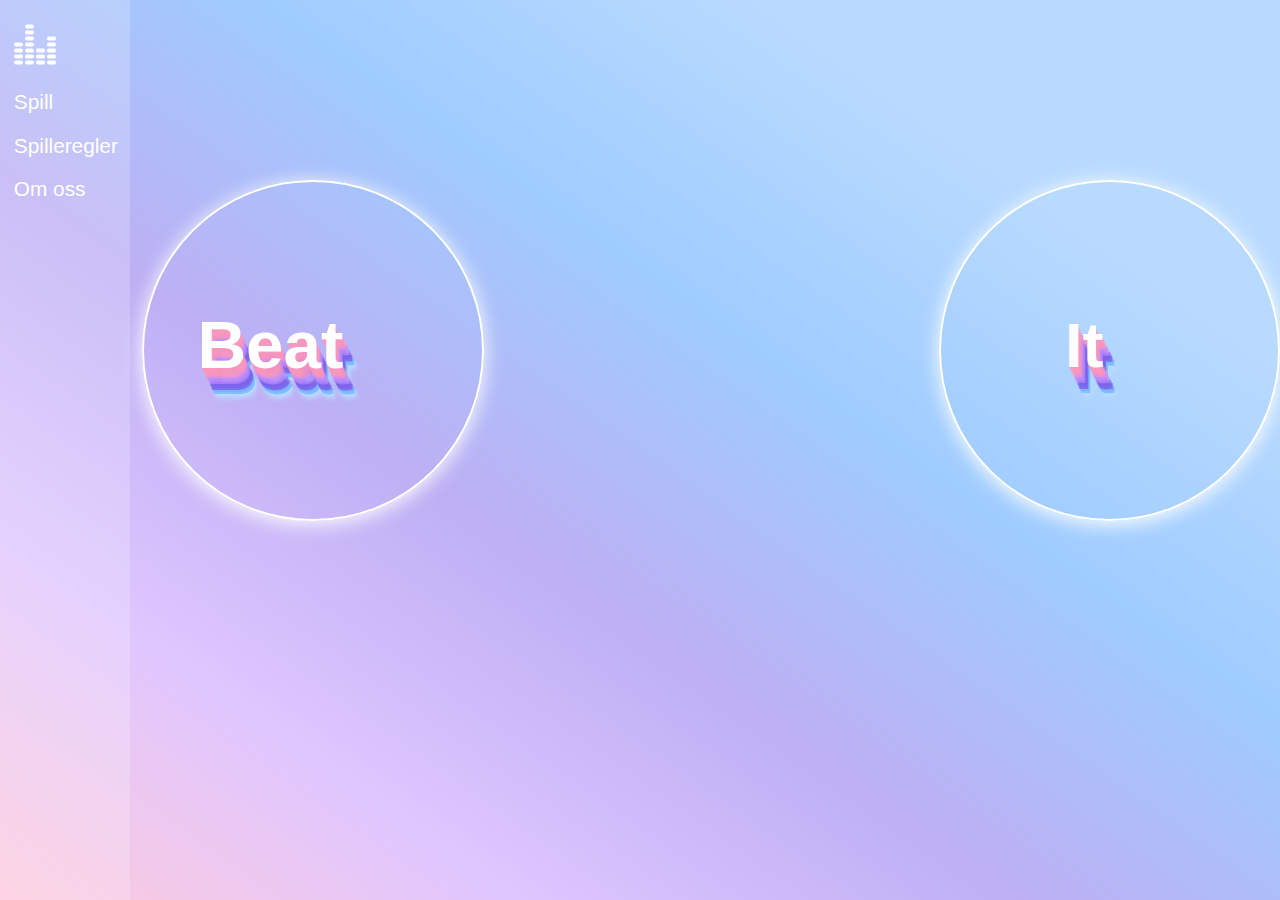
<file: index.html>
<!DOCTYPE html>
<html>
  <head>
    <meta charset="utf-8" />
    <title>Rytmespill</title>
    <link rel="stylesheet" href="style/global.css" />
    <link rel="stylesheet" href="style/index.css" />
  </head>
  <body class="background_pattern">
    <div class="fullpage_container">
      <!--Navigation bar-->
      <div class="navbar">
        <li>
          <a href="index.html">
            <img src="src/website/nav_icon.png" alt="Navigation icon"
          /></a>
        </li>
        <li><a href="spill.html">Spill</a></li>
        <li><a href="spilleregler.html">Spilleregler</a></li>
        <li><a href="omOss.html">Om oss </a></li>
      </div>

      <!--Mainpage text animation-->
      <div class="content_container">
        <div class="circle left_circle">
          <svg class="circle_text left_circle_text" viewBox="0 0 56 18">
            <text
              x="50%"
              y="50%"
              dominant-baseline="middle"
              text-anchor="middle"
            >
              Beat
            </text>
          </svg>
        </div>
        <div class="circle right_circle">
          <svg class="circle_text right_circle_text" viewBox="0 0 30 18">
            <text
              x="50%"
              y="50%"
              dominant-baseline="middle"
              text-anchor="middle"
            >
              It
            </text>
          </svg>
        </div>
        <script></script>
      </div>
    </div>
  </body>
</html>
</file>
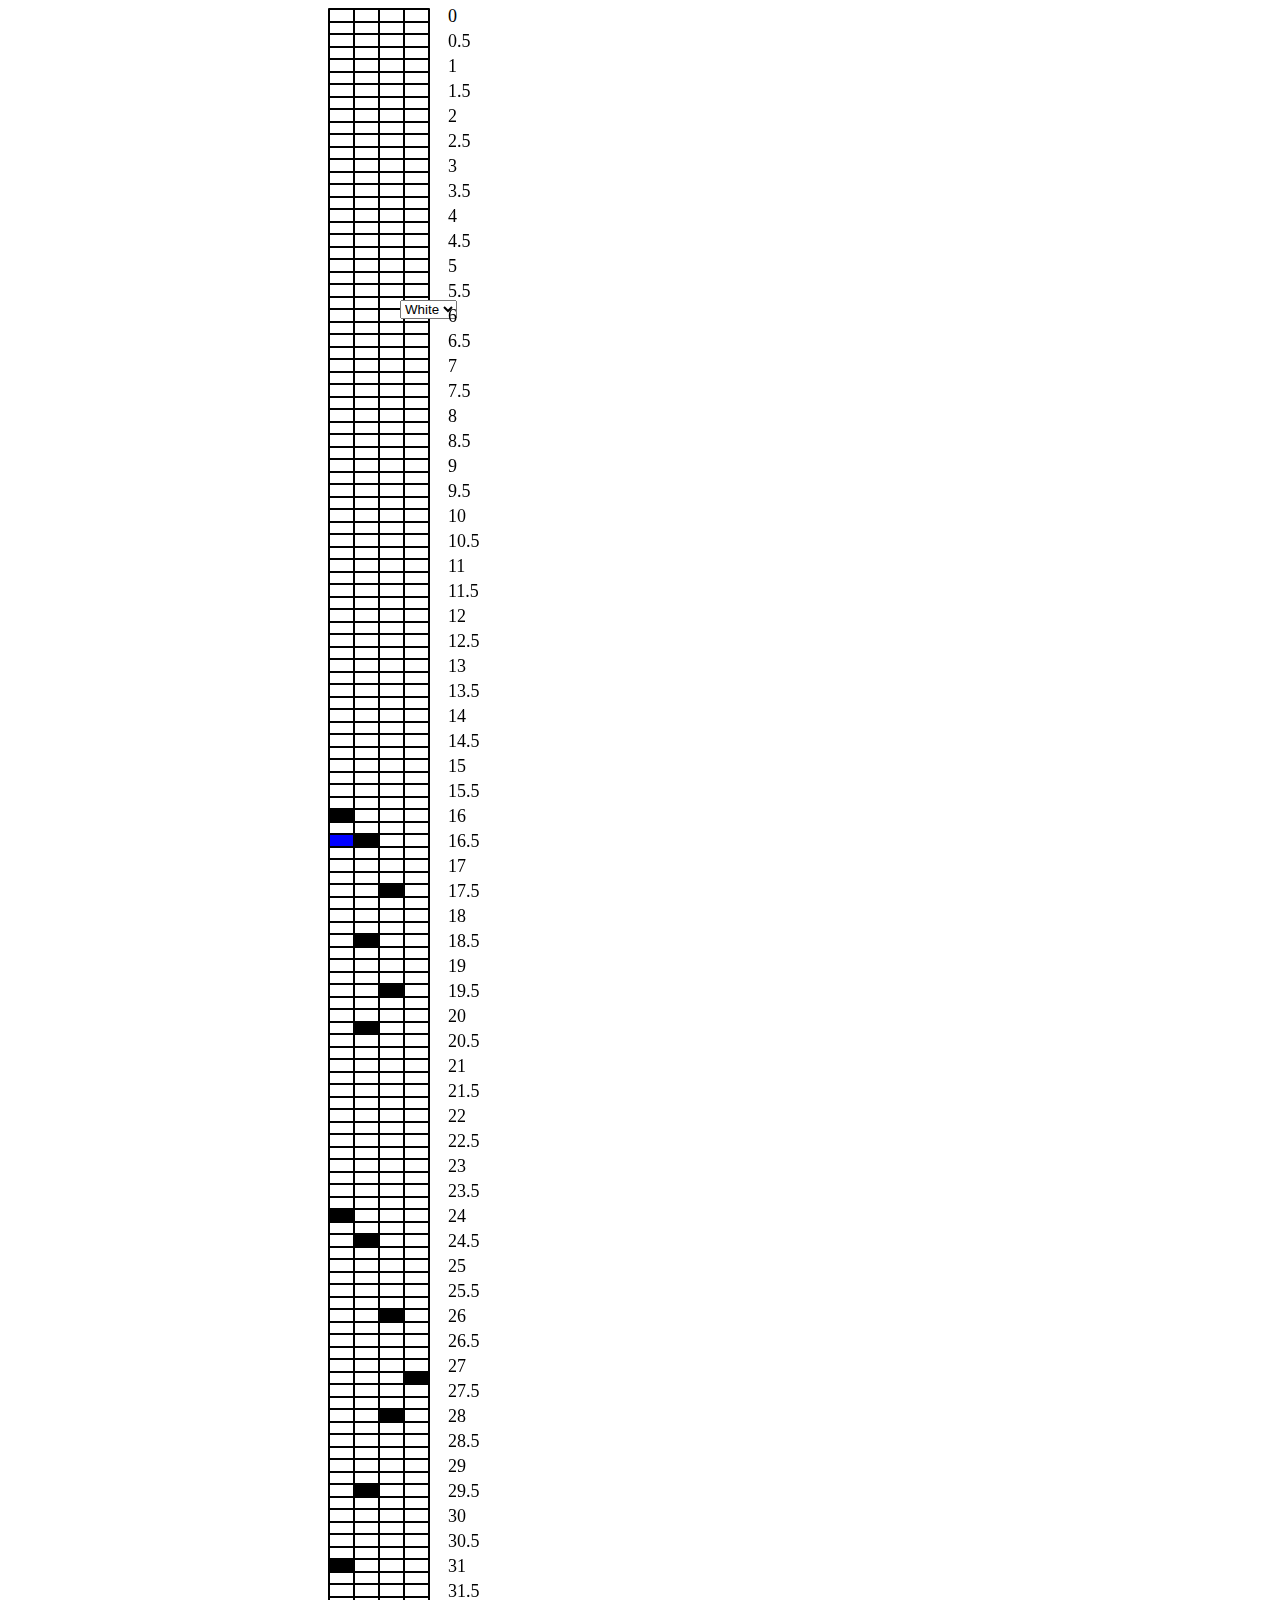
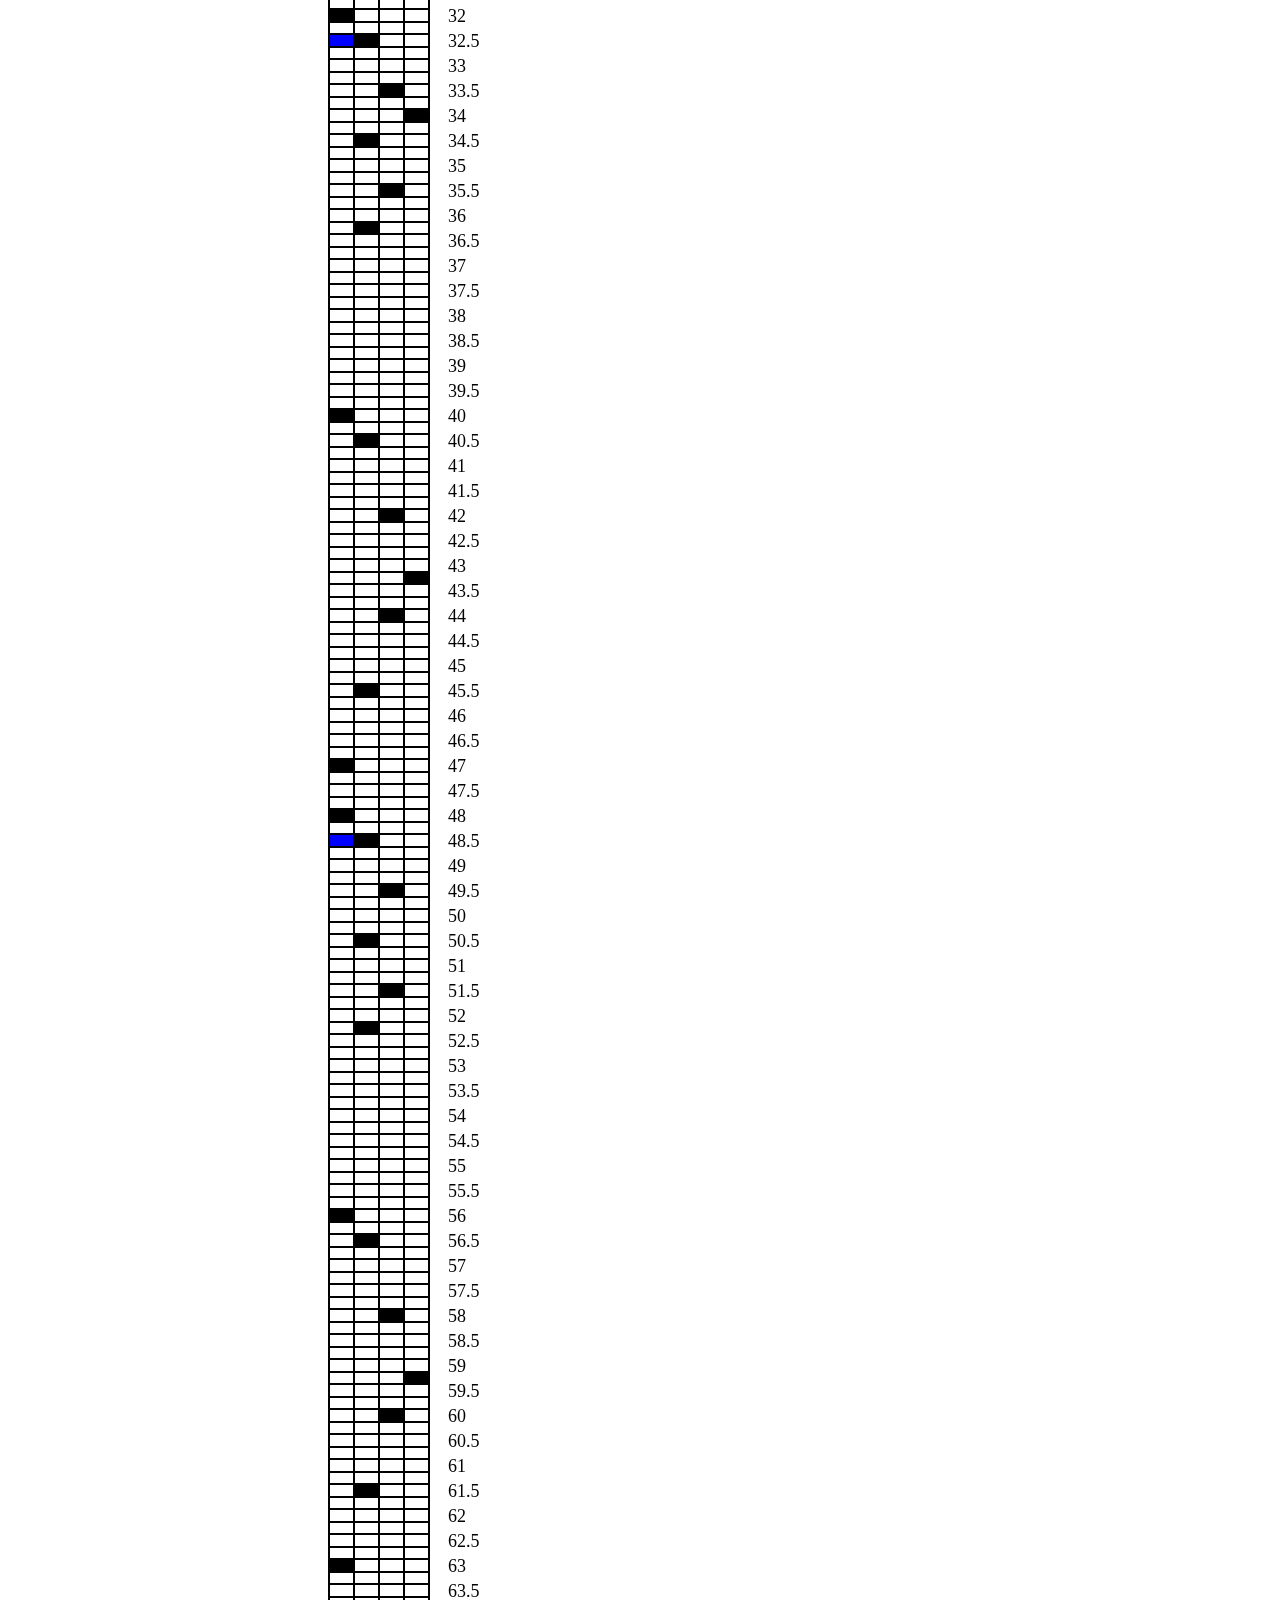
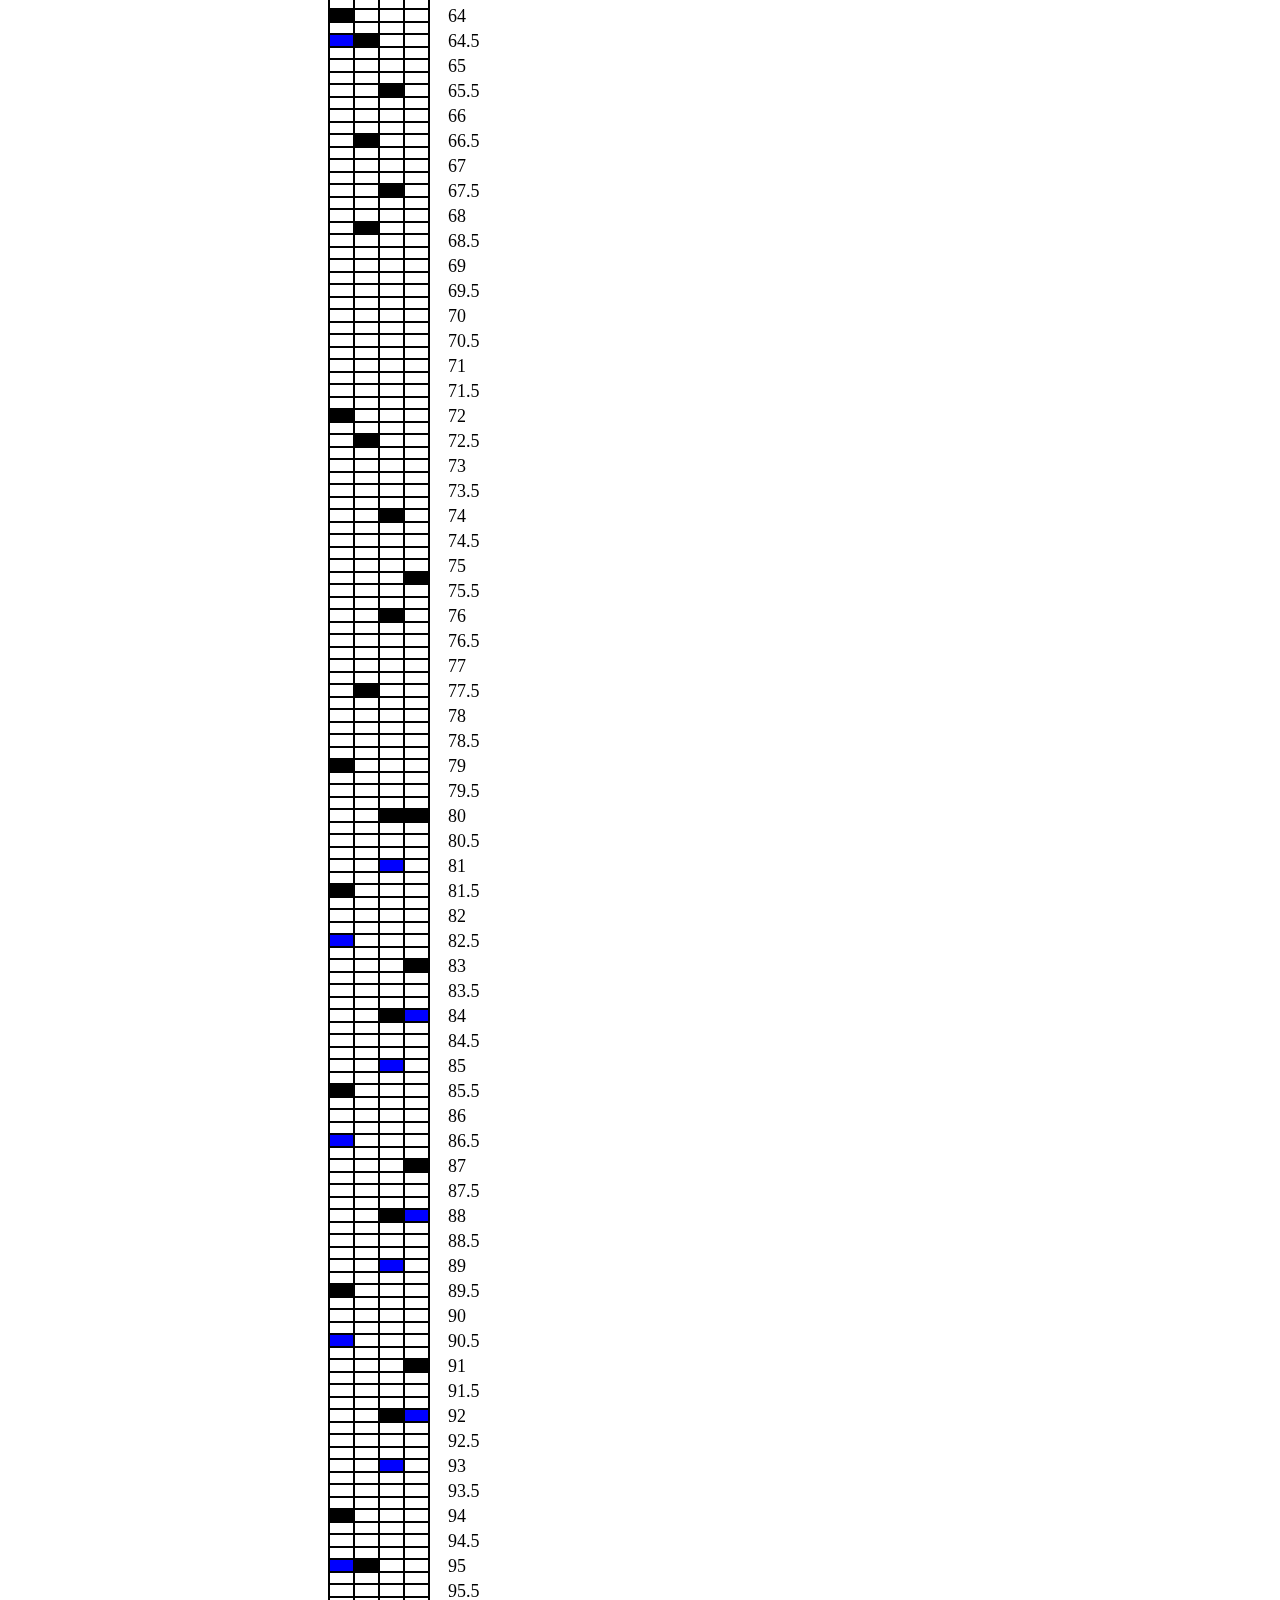
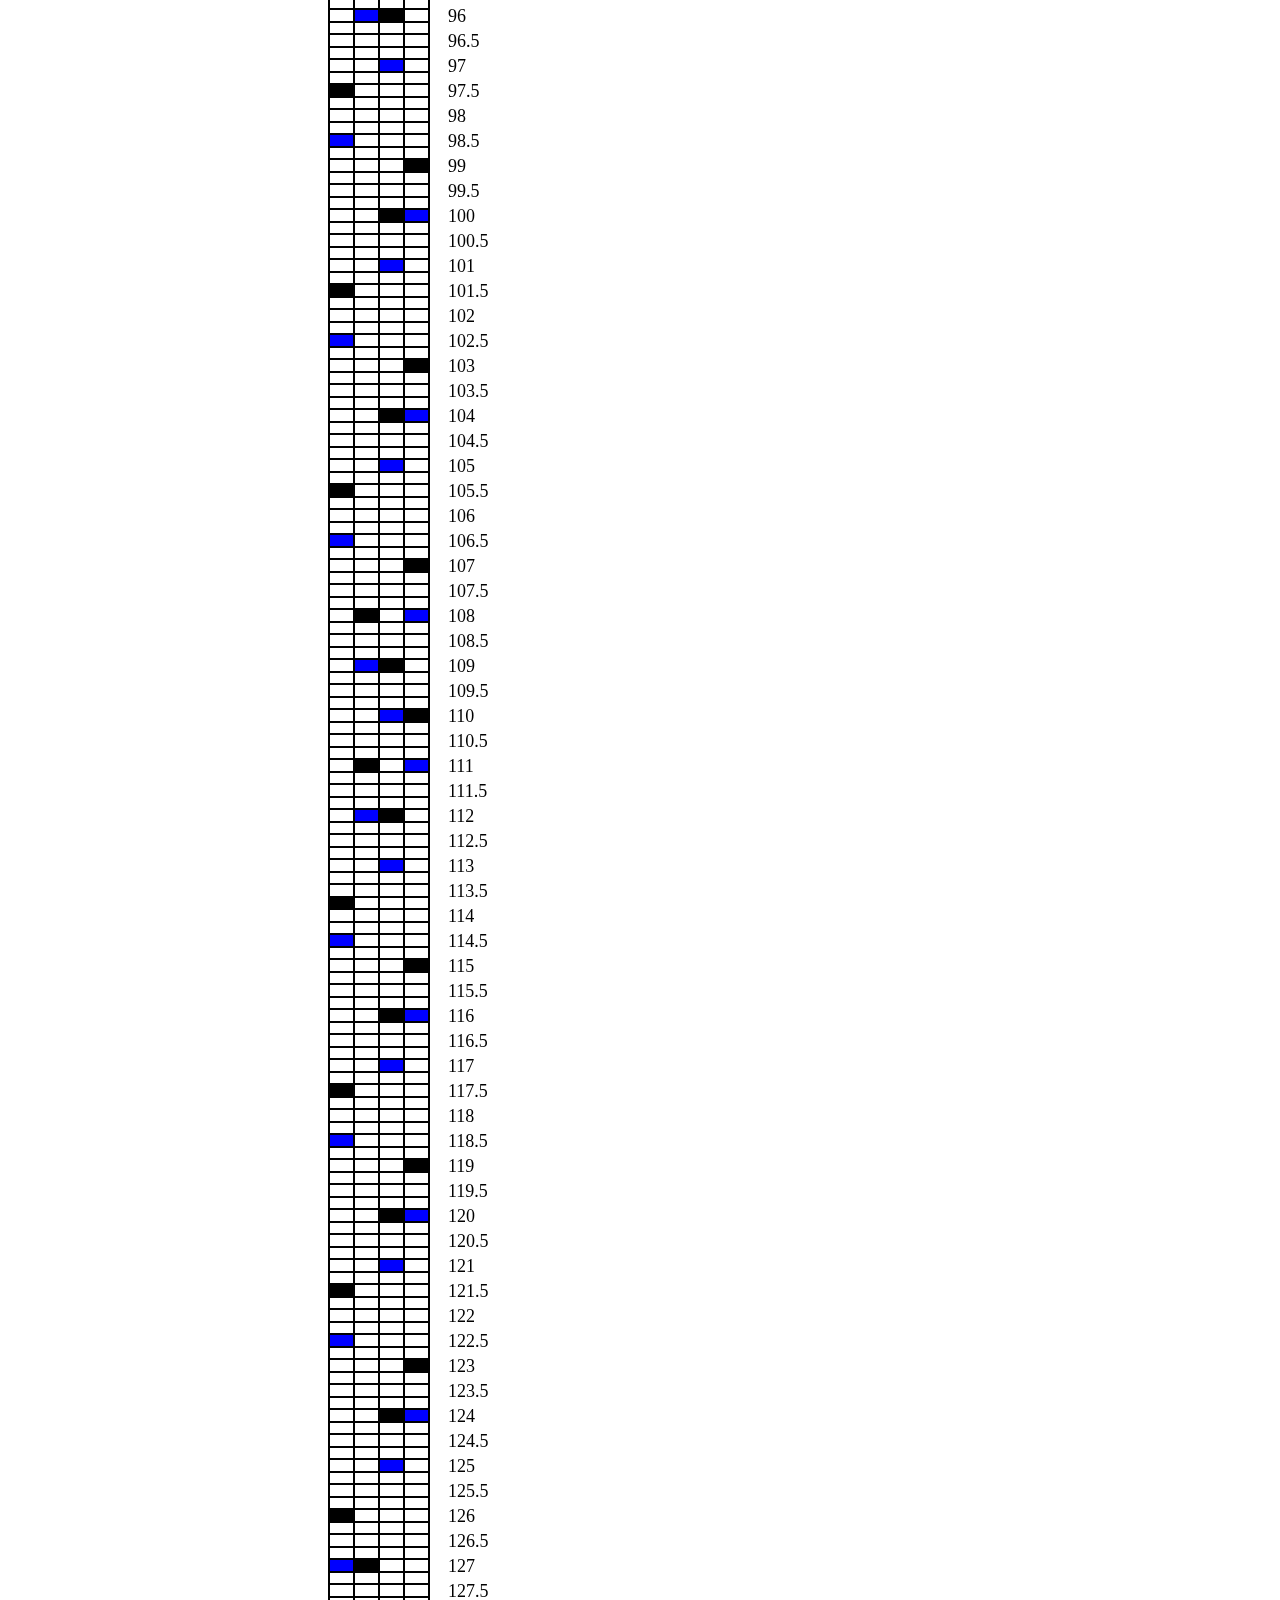
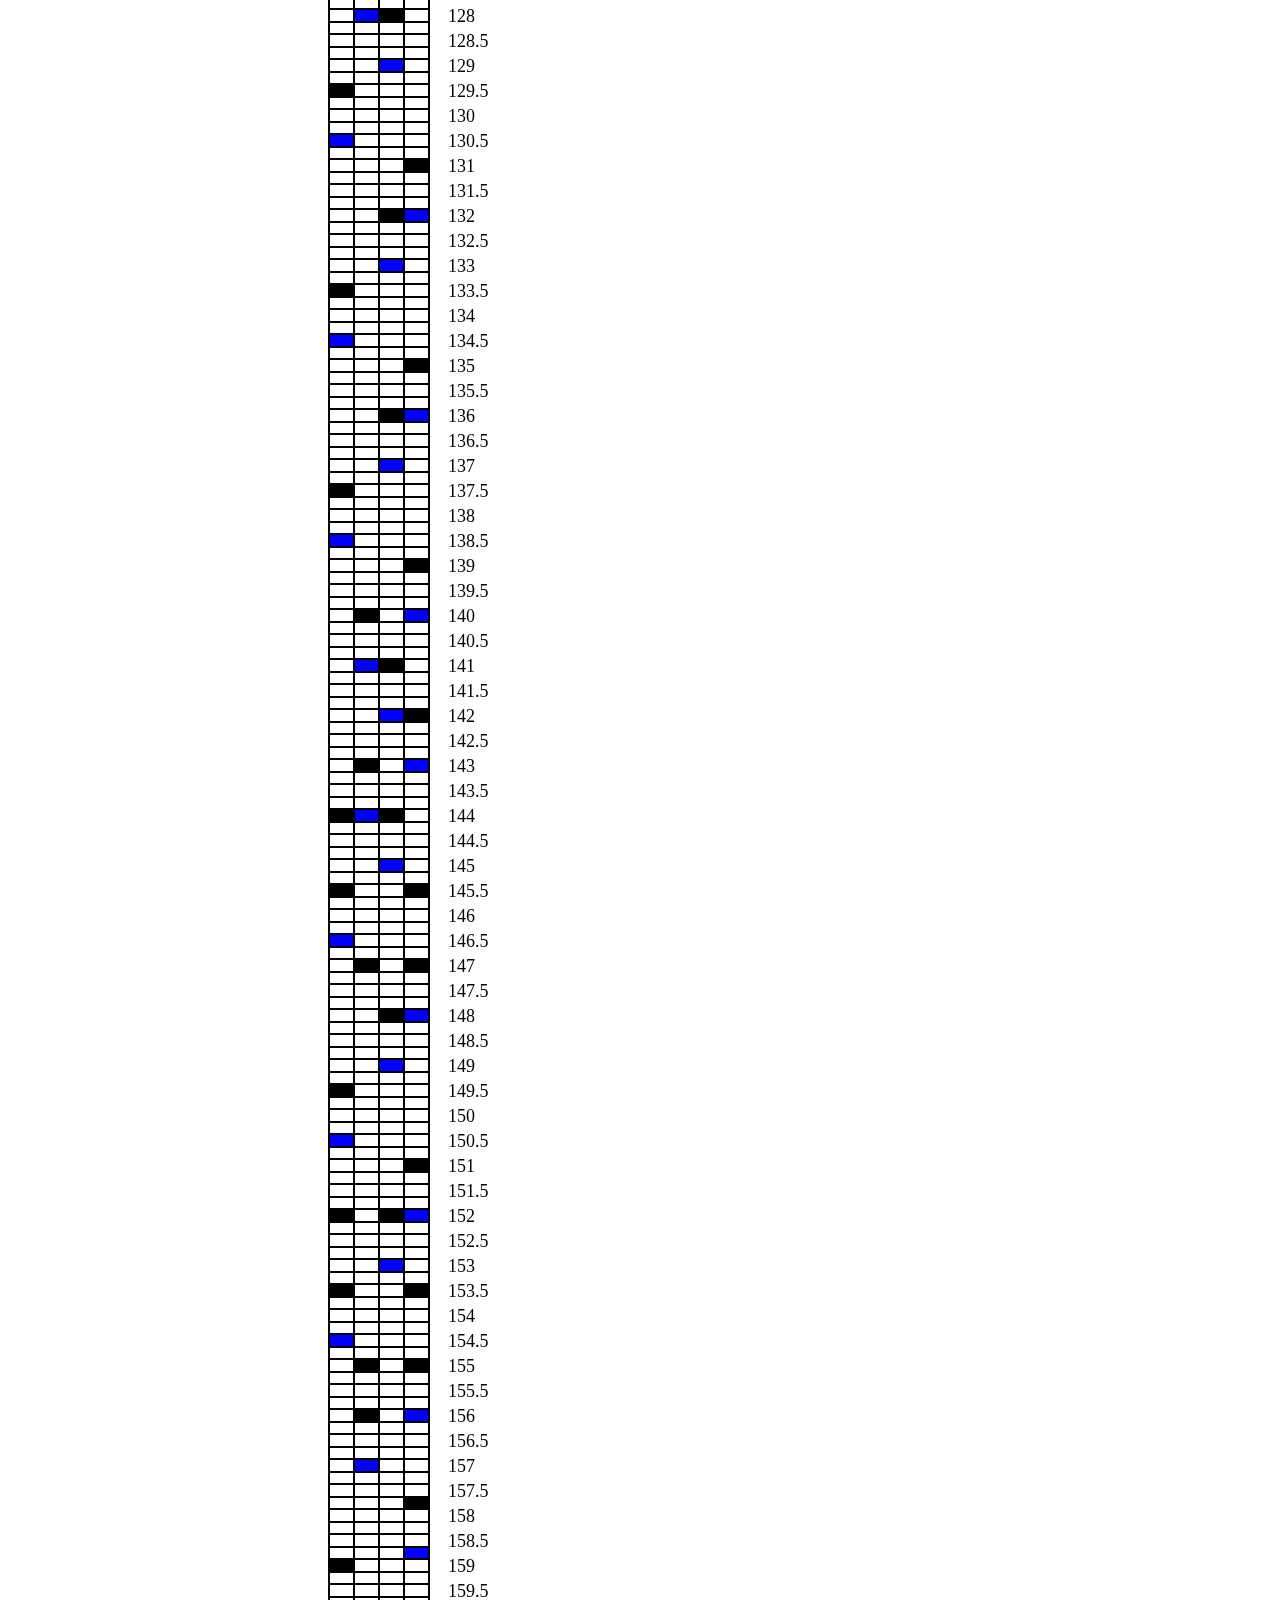
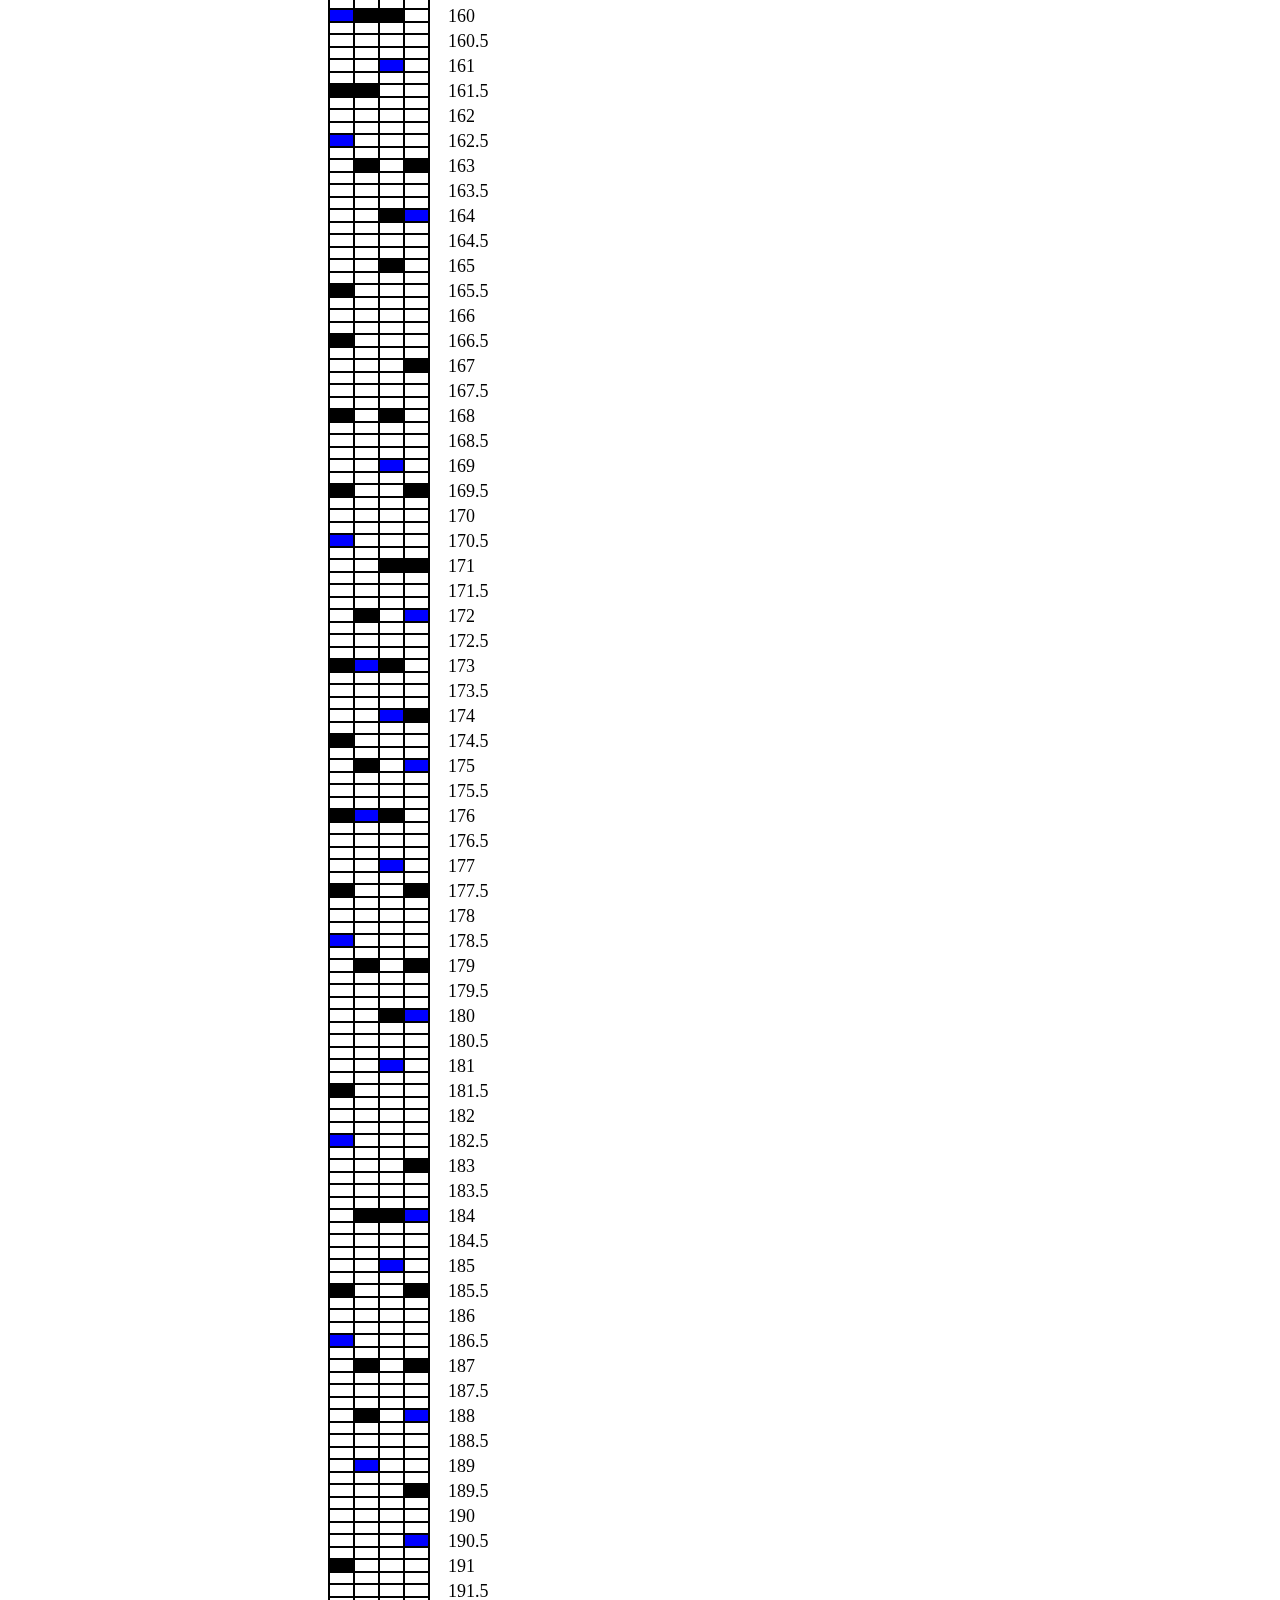
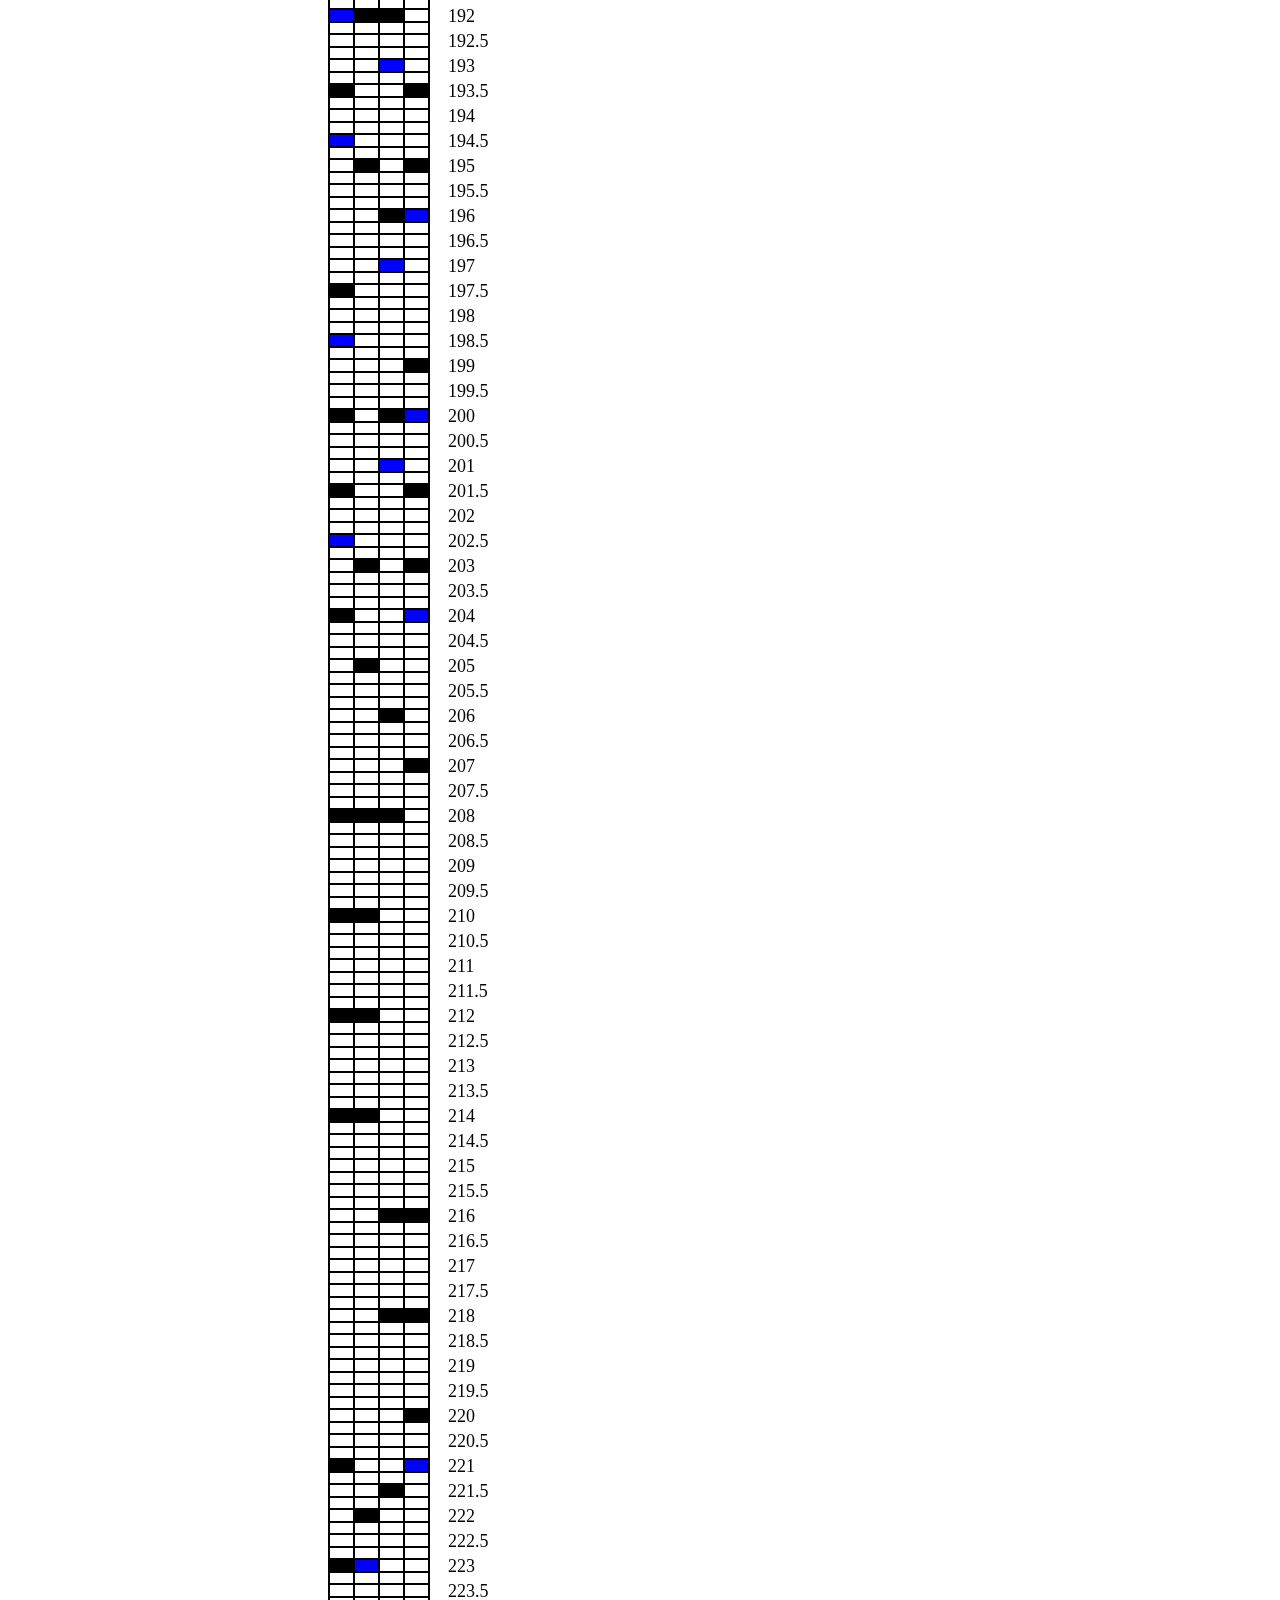
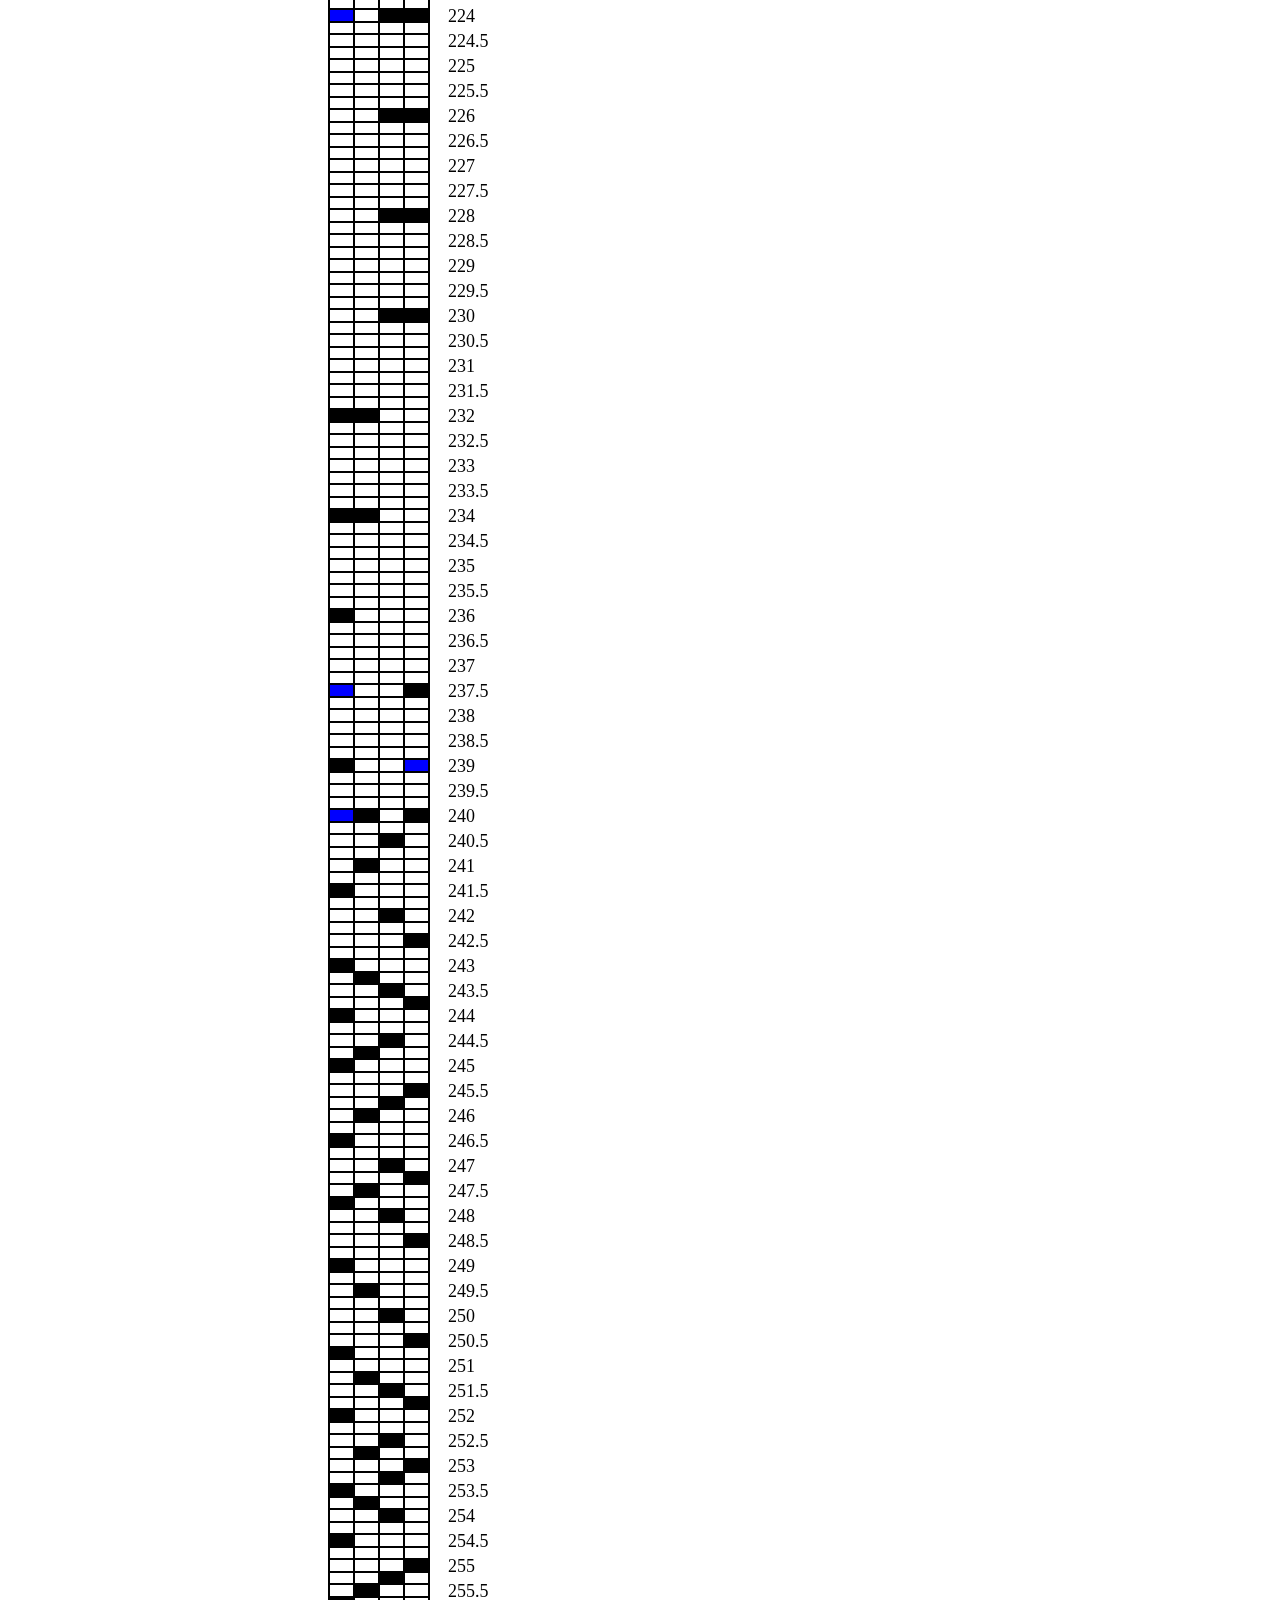
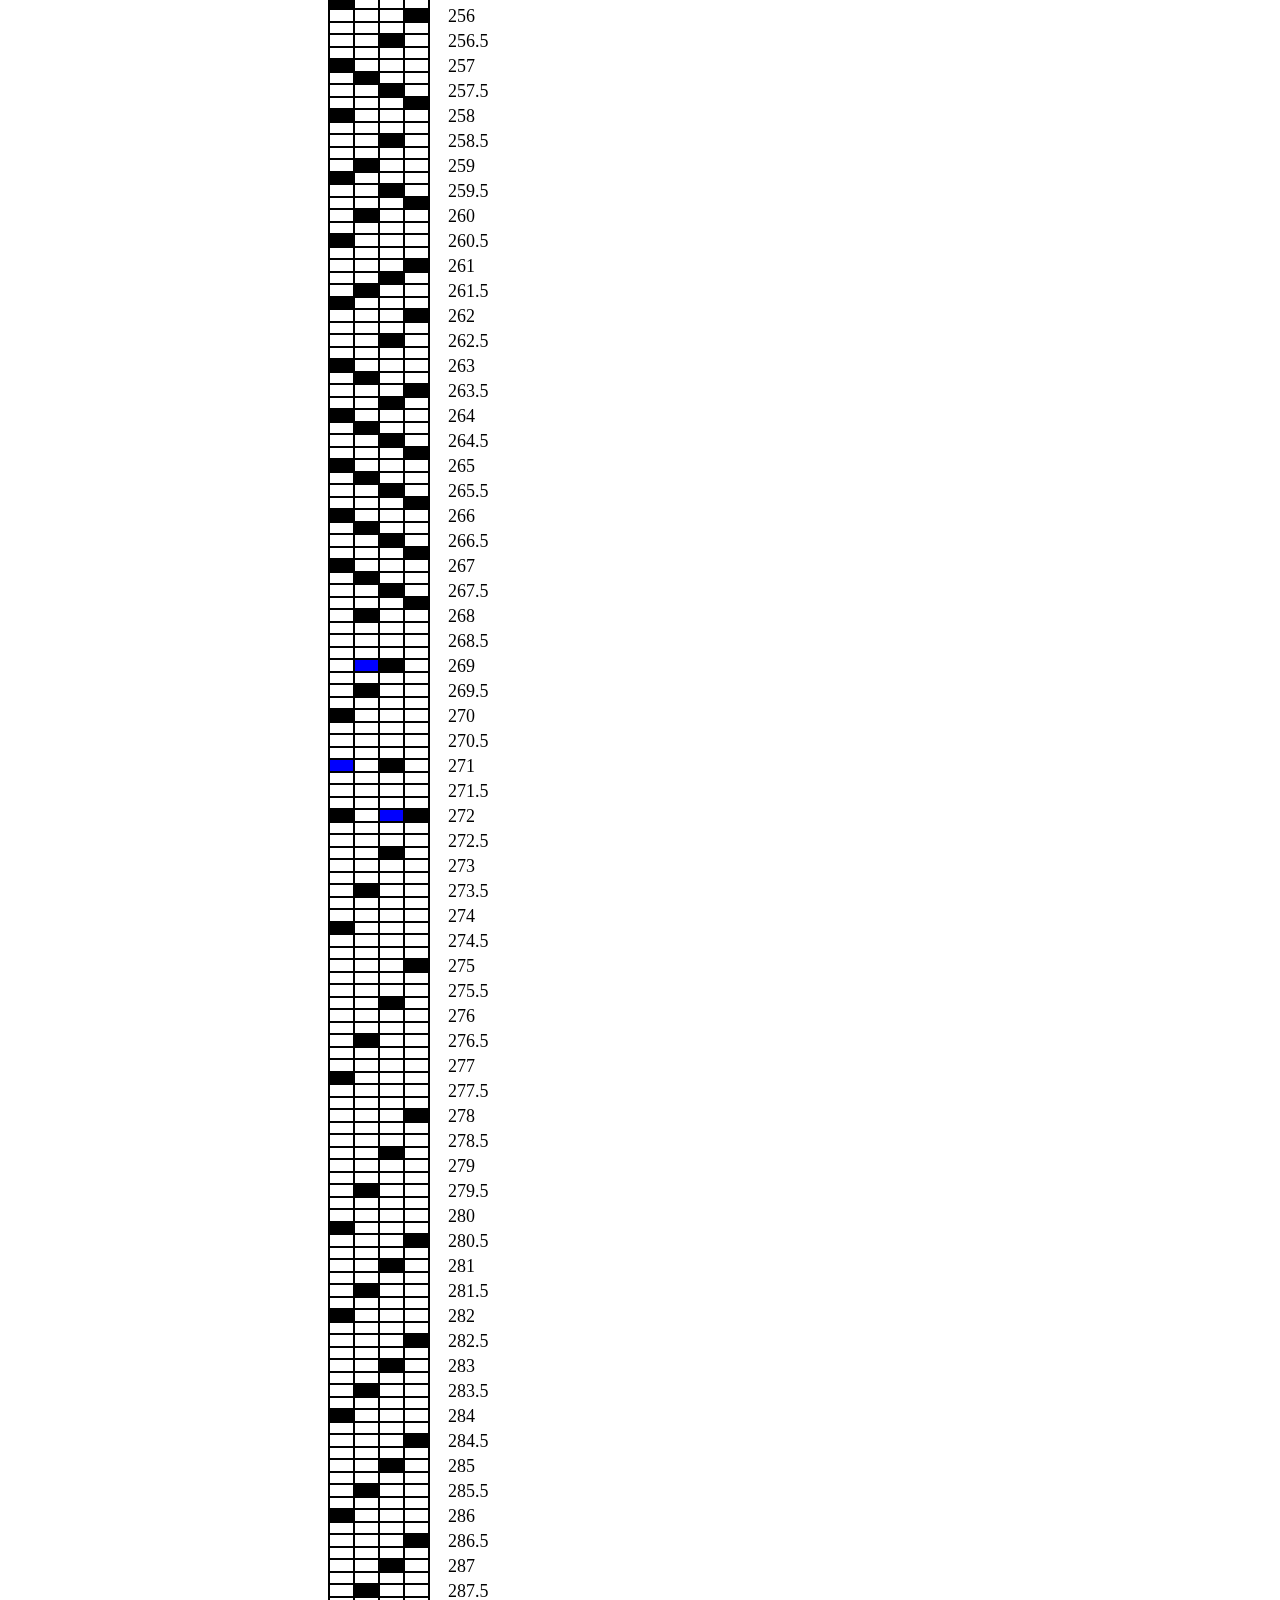
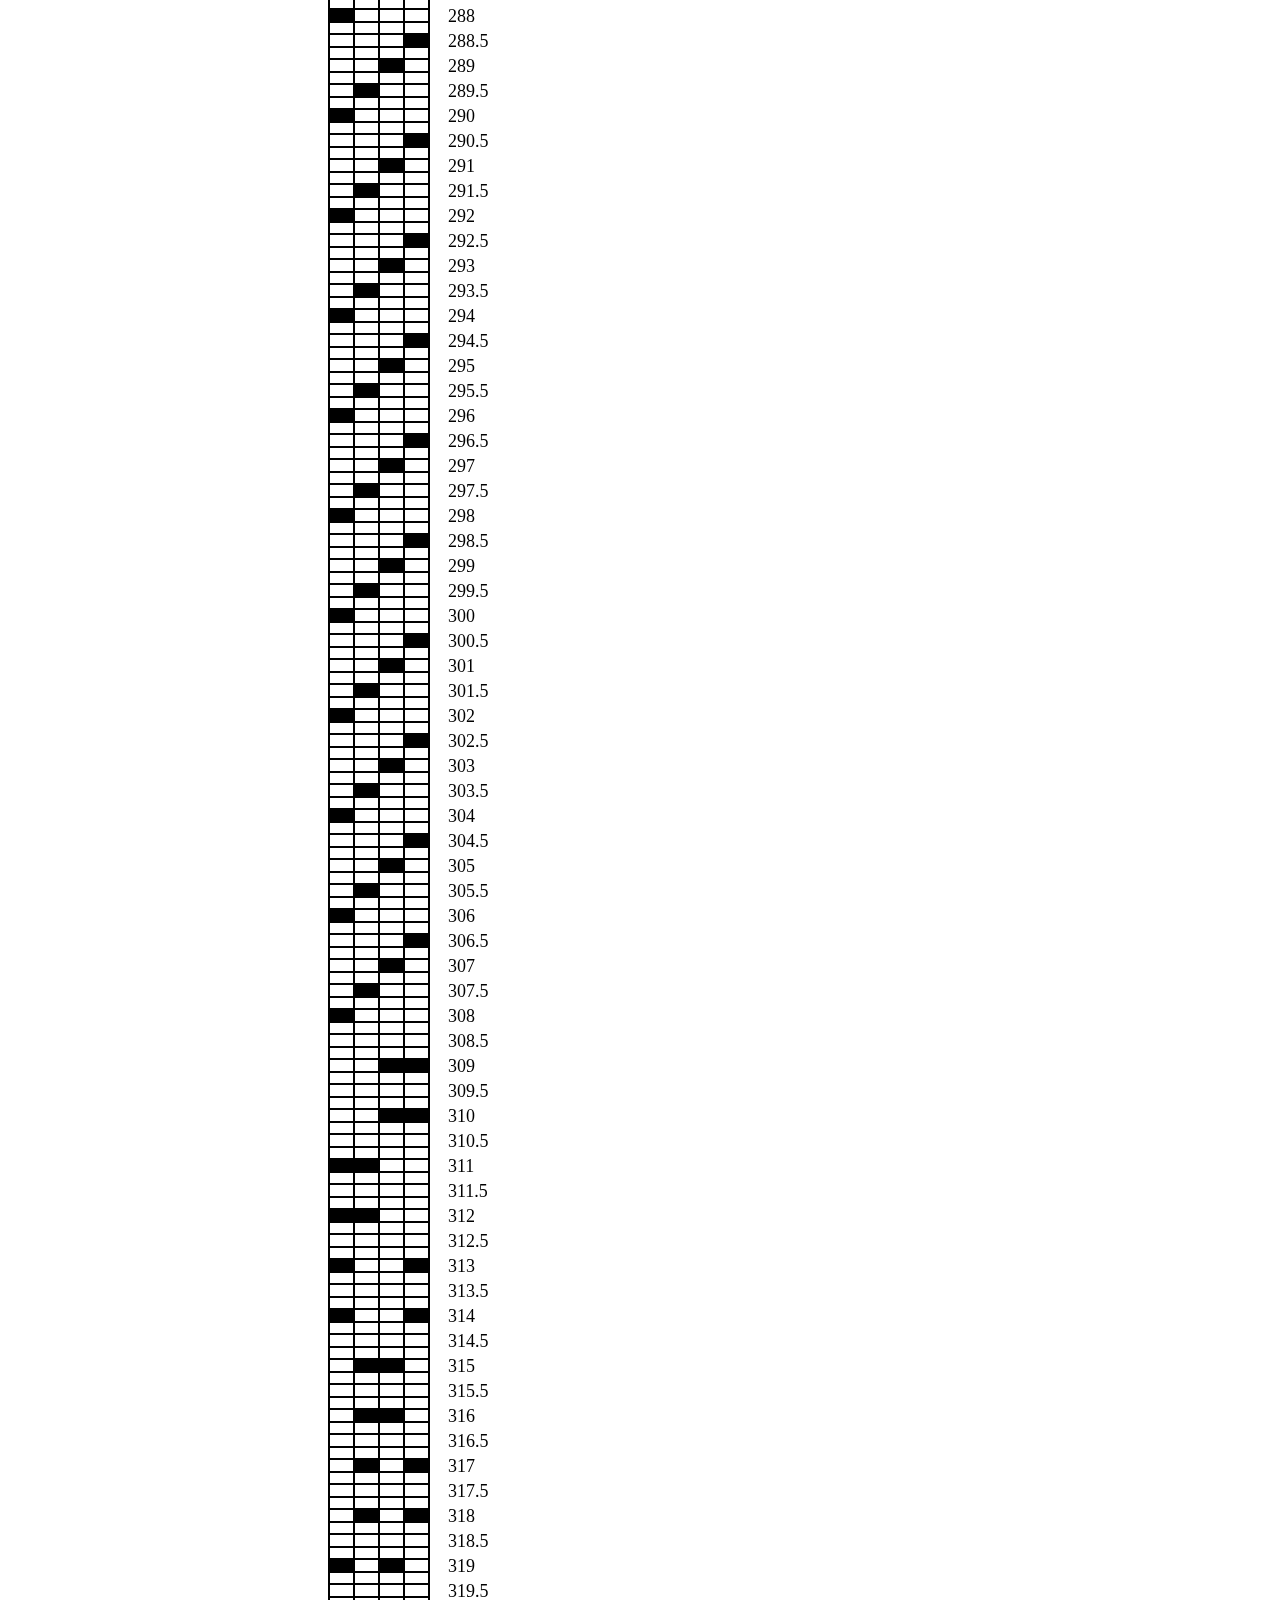
<file: bane_bygger2.html>
<!DOCTYPE html>
<html>
  <head>
    <meta charset="utf8" />
    <title>bane_bygger</title>
  </head>
  <style>
    body {
      padding-left: 25%;
    }

    .center {
      position: absolute;
      top: 6px;
      text-align: center;
      font-size: 18px;
    }
  </style>
  <body onload="load()">
    <div>
      <select
        id="colorSelection"
        style="left: 400px; top: 300px; position: fixed"
      >
        <option>White</option>
        <option>Black</option>
        <option>Blue</option>
      </select>
    </div>
    <div class="center" id="tekst"></div>
    <div
      id="drawingBoard"
      style="width: 100px; border: 1px solid black; display: table"
    ></div>

    <script src="./js/bygger.js"></script>
    <script>
      let bane_venstre = [
        16, 24, 31, 32, 40, 47, 48, 56, 63, 64, 72, 79, 81.5, 85.5, 89.5, 94,
        97.5, 101.5, 105.5, 113.75, 117.5, 121.5, 126, 129.5, 133.5, 137.5, 144,
        145.5, 149.5, 152, 153.5, 159, 161.5, 165.5, 166.5, 168, 169.5, 173,
        174.5, 176, 177.5, 181.5, 185.5, 191, 193.5, 197.5, 200, 201.5, 204,
        208, 210, 212, 214, 221, 223, 232, 234, 236, 239, 241.5, 243, 244, 245,
        246.5, 247.75, 249, 250.75, 252, 253.5, 254.5, 255.75, 257, 258, 259.25,
        260.5, 261.75, 263, 264, 265, 266, 267, 270, 272, 274.25, 277.25,
        280.25, 282, 284, 286, 288, 290, 292, 294, 296, 298, 300, 302, 304, 306,
        308, 311, 312, 313, 314, 319, 320, 323, 324, 326.5, 328.5, 330.5, 332.5,
        336, 339, 341, 343, 345, 347, 349, 352.5, 354.5, 357, 359, 361, 363,
        365, 367, 369, 371.5, 373, 375, 377, 379, 381, 384.5, 386.5, 389, 391,
        393, 395, 397, 398, 399, 400.5, 402, 405, 407, 409, 411, 413, 416.5,
        418.5, 421, 423, 425, 427, 429, 431, 433, 435.5, 437, 440.5, 442, 443,
        444, 445.5, 447, 448.5, 450, 451.5, 453, 454, 455.5, 456.75, 458.5, 460,
        461, 463, 467, 469, 470.5, 473, 474.5, 478.5, 483, 486.5, 489, 490.5,
        494.5, 497, 499, 501, 502.5, 505, 506.5, 509, 510.5, 513, 515, 518,
        519.5, 521.5, 522.5, 524, 526.5, 530, 532, 533, 535, 537, 539, 541, 547,
        551, 552, 558.5, 560, 563, 565, 566, 569, 570, 575, 576, 579, 580, 581,
        582.5, 584.5, 586.5, 588.5, 589.75, 590.75, 591.75, 592.75, 593.75,
        594.75, 595.75, 596.75, 623, 632, 633, 634.5, 635.5, 637, 638, 640, 641,
        642.5, 643.5, 644.5, 645.5, 648, 649, 650.5, 651.5, 653, 654, 656, 657,
        658.5, 659.5, 662, 664, 665, 666.5, 667.5, 669, 670, 672, 673, 674.5,
        675.5, 677, 680, 681, 682.5, 683.5, 685, 686, 688, 689, 690.5, 691.5,
        693.5, 696, 697, 698.5, 699.5, 701, 702, 704, 705, 706.5, 707.5, 709,
        712, 713, 714.5, 715.5, 717, 718, 721, 724, 725, 727, 728.5, 731, 732.5,
        735, 736.5, 739, 740.5, 743, 745, 747, 749, 753.5, 755.5, 759.5, 761.5,
        762.5, 763.5, 765.5, 767.5, 769.5, 770.5, 771.5, 773.5, 775.5, 777.5,
        778.5, 779.5, 781.5, 783.5, 785.5, 786.5, 787.5, 789.5, 791.5, 793.5,
        794.5, 795.5, 797.5, 799.5, 801.5, 802.5, 803.5, 805.5, 807.5, 809.5,
        810.5, 812.5, 813.5, 814.5, 815.5, 816.5, 818, 821.5, 823.5, 825, 828,
        829.5, 831.75, 833.25, 836.25, 837.75, 839.25, 840.25, 842.5, 844.75,
        846.5, 847.25, 850, 853, 855.5, 856.5, 857.5, 860, 862, 863.5, 864.5,
        866.5, 868, 869.5, 871.5, 872.5, 873.5, 875.75, 877, 879, 882.5, 884.5,
        885.5, 889, 891.5, 895, 900, 901.5,
      ];

      let bane_opp = [
        16.5, 18.5, 20.25, 24.5, 29.5, 32.5, 34.5, 36.25, 40.5, 45.5, 48.5,
        50.5, 52.25, 56.5, 61.5, 64.5, 66.5, 68.25, 72.5, 77.5, 95, 108, 111,
        127, 140, 143, 147, 155, 156, 160, 161.5, 163, 172, 175, 179, 184, 187,
        188, 192, 195, 203, 205, 208, 210, 212, 214, 222, 232, 234, 240, 241,
        243.25, 244.75, 246, 247.5, 249.5, 251.25, 252.75, 253.75, 255.5,
        257.25, 259, 260, 261.5, 263.25, 264.25, 265.25, 266.25, 267.25, 268,
        269.5, 273.5, 276.5, 279.5, 281.5, 283.5, 285.5, 287.5, 289.5, 291.5,
        293.5, 295.5, 297.5, 299.5, 301.5, 303.5, 305.5, 307.5, 311, 312, 315,
        316, 317, 318, 323, 324, 326, 328, 330, 332, 334, 340, 344.5, 346,
        347.5, 349, 351, 353, 354, 355.5, 360.5, 362, 363.5, 365, 367, 369,
        372.5, 376.5, 378, 379.5, 381, 383, 385, 386, 387.5, 392.5, 394, 395.5,
        397, 398.25, 400, 403, 405, 408.5, 410, 411.5, 413, 415, 417, 418,
        419.5, 424.5, 426, 427.5, 429, 431, 433, 436.5, 439, 440, 441.5, 443.5,
        445, 448, 449.5, 451, 453, 454.5, 455.5, 456.5, 457.5, 458.75, 460.25,
        465, 468, 471, 475, 479, 484, 487, 491, 495, 497, 500, 503, 507, 511,
        516, 519.5, 521.5, 522.5, 524, 531, 535, 539, 543, 547, 549, 555, 559,
        561, 562, 564, 567, 568, 571, 572, 575, 576, 577, 578, 582, 584, 586,
        588, 589.5, 590.5, 591.5, 592.5, 593.5, 594.5, 595.5, 596.5, 630, 632,
        634, 636, 638, 640, 642, 644, 646, 648, 650, 652, 654, 656, 658, 660,
        664, 666, 668, 670, 672, 674, 676, 678, 680, 682, 684, 686, 688, 690,
        692, 693, 694, 696, 698, 700, 702, 704, 706, 708, 710, 712, 714, 716,
        719.5, 722.5, 724.25, 726, 727, 729.5, 731, 733.5, 735, 737.5, 739,
        741.5, 742.5, 744.5, 746.5, 748.5, 750.5, 752.5, 757.5, 760, 762, 763,
        765, 768, 770, 771, 773, 776, 778, 779, 781, 784, 786, 787, 788.5, 792,
        794, 795, 797, 800, 802, 803, 805, 808, 809, 810.5, 812.5, 815.75,
        818.5, 819.5, 821, 824.25, 825.75, 828.75, 830.25, 832.5, 834, 837,
        838.5, 841, 842.5, 844.75, 846.5, 848.25, 849.25, 853, 855.5, 856.5,
        857.5, 861.5, 862.5, 864, 865, 866, 867, 869.5, 871.5, 872.5, 873.5,
        875.5, 876.5, 883.5, 887, 889.5, 893, 895.5, 897.5, 899.5, 901.5,
      ];

      let bane_ned = [
        17.5, 19.5, 26, 28, 33.5, 35.5, 42, 44, 49.5, 51.5, 58, 60, 65.5, 67.5,
        74, 76, 80, 84, 88, 92, 96, 100, 104, 109, 112, 116, 120, 124, 128, 132,
        136, 141, 144, 148, 152, 160, 164, 165, 168, 171, 173, 176, 180, 184,
        192, 196, 200, 206, 208, 216, 218, 221.5, 224, 226, 228, 230, 240.5,
        242, 243.5, 244.5, 245.75, 247, 248, 250, 251.5, 252.5, 253.25, 254,
        255.25, 256.5, 257.5, 258.5, 259.5, 261.25, 262.5, 263.75, 264.5, 265.5,
        266.5, 267.5, 269, 271, 272.75, 275.75, 278.75, 281, 283, 285, 287, 289,
        291, 293, 295, 297, 299, 301, 303, 305, 307, 309, 310, 315, 316, 319,
        320, 321, 322, 325.5, 327.5, 329.5, 331.5, 335, 341, 344, 345.5, 347,
        348, 353.5, 354.4, 355, 356, 357, 360, 361.5, 363, 364, 366.5, 368, 370,
        372, 373, 376, 377.5, 379, 380, 384, 385.5, 387, 388, 389, 392, 393.5,
        395, 396, 397.5, 398.5, 399.5, 402, 405, 408, 409.5, 411, 412, 416,
        417.5, 419, 420, 421, 424, 425.5, 427, 428, 430.5, 432, 434, 436, 437,
        439.5, 441, 443, 445, 446.5, 447.5, 449, 451, 452.5, 453.5, 455, 457.25,
        457.75, 459, 460.5, 467.5, 469, 471, 473, 475, 477, 479, 481, 485, 487,
        489, 491, 493, 495, 496, 498, 501, 503, 505, 507, 509, 511, 513, 517,
        518.5, 520, 521, 522, 523.5, 525, 529, 530, 533, 537, 541, 545, 553,
        557, 558.5, 560, 561.5, 565, 566, 571, 572, 573, 574, 579, 580, 581.5,
        583.5, 585.5, 587.5, 589.25, 590.25, 591.25, 592.25, 593.25, 594.25,
        595.25, 596.25, 601, 609, 617, 626, 632.5, 633.5, 635, 636.5, 637.5,
        640.5, 641.5, 643, 645, 648.5, 649.5, 651, 652.5, 653.5, 656.5, 657.5,
        659, 662, 664.5, 665.5, 667, 668.5, 669.5, 672.5, 673.5, 675, 676.5,
        680.5, 681.5, 683, 684.5, 685.5, 688.5, 689.5, 691, 692.5, 696.5, 697.5,
        699, 700.5, 701.5, 704.5, 705.5, 707, 708.5, 709.5, 712.5, 713.5, 715,
        716.5, 717.5, 722, 728.5, 732.5, 736.5, 740.5, 742, 744, 746, 748,
        751.5, 757.5, 759.5, 760.5, 761.5, 763.5, 764.5, 765.5, 767.5, 768.5,
        769.5, 771.5, 772.5, 775.5, 776.5, 777.5, 779.5, 780.5, 781.5, 783.5,
        784.5, 785.5, 787.5, 789.5, 791.5, 792.5, 793.5, 795.5, 796.5, 797.5,
        799.5, 800.5, 801.5, 803.5, 804.5, 807.5, 808.5, 809.5, 811.5, 813.5,
        816, 817.25, 819, 820.5, 821.5, 823.5, 826.5, 828, 831.75, 834.75,
        836.25, 839.25, 841.75, 844.25, 846, 848.25, 853.5, 854.5, 856, 857,
        858.5, 861.25, 862.5, 864, 865, 866.5, 869, 870.5, 872, 873, 875.25,
        876.25, 877.5, 881.5, 882.5, 885.5, 891, 893.5, 897, 899, 901,
      ];

      let bane_hoyre = [
        27.25, 43.25, 59.25, 75.25, 80, 83, 87, 91, 99, 103, 107, 110, 115, 119,
        123, 131, 135, 139, 142, 145.5, 147, 151, 153.5, 155, 157.75, 163, 167,
        169.5, 171, 174, 177.5, 179, 183, 185.5, 187, 189.5, 193.5, 195, 199,
        201.5, 203, 207, 216, 218, 220, 224, 226, 228, 230, 237.5, 240, 242.5,
        243.75, 245.5, 247.25, 248.5, 250.5, 251.75, 253, 255, 256, 257.75,
        259.75, 261, 262, 263.5, 264.75, 265.75, 266.75, 267.75, 272, 275, 278,
        280.5, 282.5, 284.5, 286.5, 288.5, 290.5, 292.5, 294.5, 296.5, 298.5,
        300.5, 302.5, 304.5, 306.5, 309, 310, 313, 314, 317, 318, 321, 322, 325,
        327, 329, 331, 333, 337, 345, 346.5, 348.5, 351, 353, 355, 356.5, 359,
        361, 362.5, 364.5, 366.5, 368, 369.5, 370.5, 373, 375, 377, 378.5,
        380.5, 383, 385, 387, 388.5, 391, 393, 394.5, 396.5, 398.75, 401, 403,
        407, 409, 410.5, 412.5, 415, 417, 419, 420.5, 423, 425, 426.5, 428.5,
        430.5, 432, 433.5, 434.5, 437, 439, 441, 442.5, 444.5, 446, 447, 449,
        450.5, 452, 453, 455, 456, 457, 458, 459.5, 460.75, 462, 464, 467, 469,
        472, 476, 480, 483, 485, 488, 492, 494.5, 496, 499, 501, 504, 508, 512,
        517, 518.5, 520, 521, 522, 523.5, 528, 531, 534, 536, 538, 540, 543,
        545, 549, 551, 555, 557, 559, 561, 563, 567, 568, 569, 570, 573, 574,
        577, 578, 581, 583, 585, 587, 589, 590, 591, 592, 593, 594, 595, 596,
        597, 630, 634, 636, 639, 642, 644, 646, 650, 652, 655, 658, 660, 662,
        666, 668, 671, 674, 676, 677, 678, 682, 684, 687, 690, 692, 694, 698,
        700, 703, 706, 708, 710, 714, 716, 718, 724.5, 726, 729.5, 733.5, 737.5,
        741.5, 743.5, 745.5, 747.5, 749.5, 757.5, 761, 764, 766.5, 769, 772,
        773.5, 777, 780, 782.5, 785, 789.5, 793, 796, 798.5, 801, 804, 805.5,
        809, 810.5, 811.5, 812.5, 813.5, 816.25, 817.5, 820, 821.5, 825.75,
        827.25, 830.25, 34, 835.5, 838.5, 840.25, 843.75, 845.5, 847.25, 849.25,
        851, 853.5, 854.5, 856, 857, 858.5, 861, 862, 863.5, 864.5, 866, 869,
        870.5, 872, 873, 875, 876, 877.5, 880.5, 883.5, 886.5, 888.5, 890.5,
        892.5, 894.5, 896.5, 898.5, 900.5,
      ];
      let bane_alle = [bane_venstre, bane_opp, bane_ned, bane_hoyre];

      let bane_hold_venstre = [
        16.5, 32.5, 48.5, 64.5, 82.5, 86.5, 90.5, 95, 98.5, 102.5, 106.5, 114.5,
        118.5, 122.5, 127, 130.5, 134.5, 138.5, 146.5, 150.5, 154.5, 160, 162.5,
        170.5, 178.5, 182.5, 186.5, 192, 194.5, 198.5, 202.5, 224, 237.5, 240,
        271, 337, 342.5, 344, 358.5, 360, 374.5, 376, 390.5, 392, 406.5, 408,
        422.5, 424, 439, 462, 464, 471.5, 475.5, 479.5, 484, 487.5, 491.5,
        495.5, 503.5, 507.5, 511.5, 516, 527.5, 630, 678, 754.5, 757.5, 851,
        861, 869, 880,
      ];
      let bane_hold_opp = [
        96, 109, 112, 128, 141, 144, 157, 173, 176, 189, 223, 269, 335, 350.5,
        352, 366.5, 382.5, 384, 414.5, 416, 430.5, 447, 466, 469, 485, 498, 501,
        517, 565, 662, 751.5, 753.5, 868,
      ];
      let bane_hold_ned = [
        81, 85, 89, 93, 97, 101, 105, 110, 113, 117, 121, 125, 129, 133, 137,
        142, 145, 149, 153, 161, 169, 174, 177, 181, 185, 193, 197, 201, 272,
        336, 470, 474, 477.75, 482, 486, 490, 494, 499, 502, 506, 510, 514, 526,
        605.5, 613.5, 621.5, 630, 725.5, 752.5, 878.5,
      ];
      let bane_hold_hoyre = [
        84, 88, 92, 100, 104, 108, 111, 116, 120, 124, 132, 136, 140, 143, 148,
        152, 156, 158.75, 164, 172, 175, 180, 184, 188, 190.5, 196, 200, 204,
        221, 239, 334, 341, 405, 463, 465, 473, 477, 480.75, 489, 493, 497, 500,
        505, 509, 513, 529, 533, 564, 623, 632, 640, 648, 656, 664, 672, 680,
        688, 696, 704, 712, 722, 750.5, 759.5, 775.5, 791.5, 807.5, 823.5,
        831.75, 853, 881.5, 885.5,
      ];
      let bane_hold_alle = [
        bane_hold_venstre,
        bane_hold_opp,
        bane_hold_ned,
        bane_hold_hoyre,
      ];

      //let bane_venstre1 = bane_venstre.splice(100,100);
      //let bane_opp1 = bane_opp.splice(100,100);
      //let bane_ned1 = bane_ned.splice(100,100);
      //let bane_hoyre1 = bane_hoyre.splice(100,100);

      //let bane_venstre3 = bane_venstre.splice(300,100);
      //let bane_opp3 = bane_opp.splice(300,100);
      //let bane_ned3 = bane_ned.splice(300,100);
      //let bane_hoyre3 = bane_hoyre.splice(300,100);

      //16, 24, 31, 32, 40, 47, 48, 56, 63, 64, 72, 79, 81.5, 85.5, 89.5, 94, 97.5, 101.5, 105.5, 113.75, 117.5, 121.5, 126, 129.5, 133.5, 137.5, 144, 145.5, 149.5, 152, 153.5, 159, 161.5, 165.5, 166.5, 168, 169.5, 173, 174.5, 176, 177.5, 181.5, 185.5, 191, 193.5, 197.5, 200, 201.5, 204, 208, 210, 212, 214, 221, 223, 232, 234, 236, 239, 241.5, 243, 244, 245, 246.5, 247.75, 249, 250.75, 252, 253.5, 254.5, 255.75, 257, 258, 259.25, 260.5, 261.75, 263, 264, 265, 266, 267, 270, 272, 274.25, 277.25, 279.5, 281.5, 283.5, 285.5, 287.5, 289.5, 291.5, 293.5, 295.5, 297.5, 299.5, 301.5, 303.5, 305.5, 307.5,
      //309.5, 312, 313, 314, 315, 320, 321, 324, 325, 327.5, 329.5, 331.5, 333.5, 337, 340, 342, 344, 346, 348, 350, 353.5, 355.5, 358, 360, 362, 364, 366, 368, 370, 372.5, 374, 376, 378, 380, 382, 385.5, 387.5, 390, 392, 394, 396, 398, 399, 400, 401.5, 403, 406, 408, 410, 412, 414, 417.5, 419.5, 422, 424, 426, 428, 430, 432, 434, 436.5, 438, 441.5, 443, 444, 445, 446.5, 448, 449.5, 451, 452.5, 454, 455, 456.5, 457.75, 459.5, 461, 462, 464, 468, 470, 471.5, 474, 475.5, 479.5, 484, 487.5, 490, 491.5, 495.5, 498, 500, 502, 503.5, 506, 507.5, 510, 511.5, 514, 516,
      //519, 520.5, 522.5, 523.5, 525, 527.5, 531, 533, 534, 536, 538, 540, 542, 548, 552, 554, 559.5, 561, 564, 566, 567, 570, 571, 576, 577, 580, 581, 582, 583.5, 585.5, 587.5, 589.5, 590.75, 591.75, 592.75, 593.75, 594.75, 595.75, 596.75, 597.75
      //
      //16.5, 18.5, 20.5, 24.5, 29.5, 32.5, 34.5, 36.5, 40.5, 45.5, 48.5, 50.5, 52.5, 56.5, 61.5, 64.5, 66.5, 68.5, 72.5, 77.5, 95, 108, 111, 127, 140, 143, 147, 155, 156, 160, 161.5, 163, 172, 175, 179, 184, 187, 188, 192, 195, 203, 205, 208, 210, 212, 214, 222, 232, 234, 240, 241, 243.25, 244.75, 246, 247.5, 249.5, 251.25, 253.75, 255.5, 257.25, 259, 260, 261.5, 263.25, 264.25, 265.25, 266.25, 267.25, 268, 269.5, 273.5, 276.5, 279, 281, 283, 285, 287, 289, 291, 293, 295, 297, 299, 301, 303, 305, 307, 309, 312, 313, 316, 317, 318, 319, 324, 325, 327, 329, 331, 333,
      //335, 341, 345.5, 347, 348.5, 350, 352, 354, 355, 356.5, 361.5, 363, 364.5, 366, 368, 370, 373.5, 377.5, 379, 380.5, 382, 384, 386, 387, 388.5, 393.5, 395, 396.5, 398, 399.25, 401, 404, 406, 409.5, 411, 412.5, 414, 416, 418, 419, 420.5, 425.5, 427, 428.5, 430, 432, 434, 437.5, 440, 441, 442.5, 444.5, 446, 449, 450.5, 452, 454, 455.5, 456.5, 457.5, 458.5, 459.75, 461.25, 466, 469, 472, 476, 480, 485, 488, 492, 496, 498, 501, 504, 508, 512, 517, 520.5, 522.5, 523.5, 525, 532, 536, 540, 544, 548, 550, 556, 560, 562, 563, 565, 568, 569, 572, 573, 576, 577, 578,
      //579, 583, 585, 587, 589, 590.5, 591.5, 592.5, 593.5, 594.5, 595.5, 596.5, 597.5
      //
      //17.5, 19.5, 26, 28, 33.5, 35.5, 42, 44, 49.5, 51.5, 58, 60, 65.5, 67.5, 74, 76, 80, 84, 88, 92, 96, 100, 104, 109, 112, 116, 120, 124, 128, 132, 136, 141, 144, 148, 152, 160, 164, 165, 168, 171, 173, 176, 180, 184, 192, 196, 200, 206, 208, 216, 218, 221.5, 224, 226, 228, 230, 240.5, 242, 243.5, 244.5, 245.75, 247, 248, 250, 251.5, 252.5, 253.25, 254, 255.25, 256.5, 257.5, 258.5, 259.5, 261.25, 262.5, 263.75, 264.5, 265.5, 266.5, 267.5, 269, 271, 272.75, 275.75, 278.5, 280.5, 282.5, 284.5, 286.5, 288.5, 290.5, 292.5, 294.5, 296.5, 298.5, 300.5, 302.5, 304.5, 306.5, 308.5,
      //310, 311, 316, 317, 320, 321, 322, 323, 326.5, 328.5, 330.5, 332.5, 336, 342, 345, 346.5, 348, 349, 353, 354.5, 356, 357, 358, 361, 362.5, 364, 365, 367.5, 369, 371, 373, 374, 377, 378.5, 380, 381, 385, 386.5, 388, 389, 390, 393, 394.5, 396, 397, 398.5, 399.5, 400.5, 403, 406, 409, 410.5, 412, 413, 417, 418.5, 420, 421, 422, 425, 426.5, 428, 429, 431.5, 433, 435, 437, 438, 440.5, 442, 444, 446, 447.5, 448.5, 450, 452, 453.5, 454.5, 456, 457.25, 458.75, 460, 461.5, 468.5, 470, 472, 474, 476, 478, 480, 482, 486, 488, 490, 492, 494, 496, 497, 499, 502,
      //504, 506, 508, 510, 512, 514, 518, 519.5, 521, 522, 523, 524.5, 526, 530, 531, 534, 538, 542, 546, 554, 558, 559.5, 561, 562.5, 566, 567, 572, 573, 574, 575, 580, 581, 582.5, 584.5, 586.5, 588.5, 590.25, 591.25, 592.25, 593.25, 594.25, 595.25, 596.25, 597.25, 601
      //
      //27.25, 43.25, 59.25, 75.25, 80, 83, 87, 91, 99, 103, 107, 110, 115, 119, 123, 131, 135, 139, 142, 145.5, 147, 151, 153.5, 155, 157.75, 163, 167, 169.5, 171, 174, 177.5, 179, 183, 185.5, 187, 189.5, 193.5, 195, 199, 201.5, 203, 207, 216, 218, 220, 224, 226, 228, 230, 237.5, 240, 242.5, 243.75, 245.5, 247.25, 248.5, 250.5, 251.75, 253, 255, 256, 257.75, 259.75, 261, 262, 263.5, 264.75, 265.75, 266.75, 267.75, 272, 275, 278, 280, 282, 284, 286, 288, 290, 292, 294, 296, 298, 300, 302, 304, 306, 308, 310, 311, 314, 315, 318, 319, 322, 323, 326, 328, 330, 332,
      //334, 338, 346, 347.5, 349.5, 352, 354, 356, 357.5, 360, 362, 363.5, 365.5, 367.5, 369, 370.5, 371.5, 374, 376, 378, 379.5, 381.5, 384, 386, 388, 389.5, 392, 394, 395.5, 397.5, 399.75, 402, 404, 408, 410, 411.5, 413.5, 416, 418, 420, 421.5, 424, 426, 427.5, 429.5, 431.5, 433, 434.5, 435.5, 438, 440, 442, 443.5, 445.5, 447, 448, 450, 451.5, 453, 454, 456, 457, 458, 459, 460.5, 461.75, 463, 465, 468, 470, 473, 477, 481, 484, 486, 489, 493, 495.5, 497, 500, 502, 505, 509, 513, 518, 519.5, 521, 522, 523, 524.5, 529, 532, 535, 537, 539, 541, 544, 546, 550, 552,
      //556, 558, 560, 562, 564, 568, 569, 570, 571, 574, 575, 578, 579, 582, 584, 586, 588, 590, 591, 592, 593, 594, 595, 596, 597, 598
    </script>
  </body>
</html>
</file>
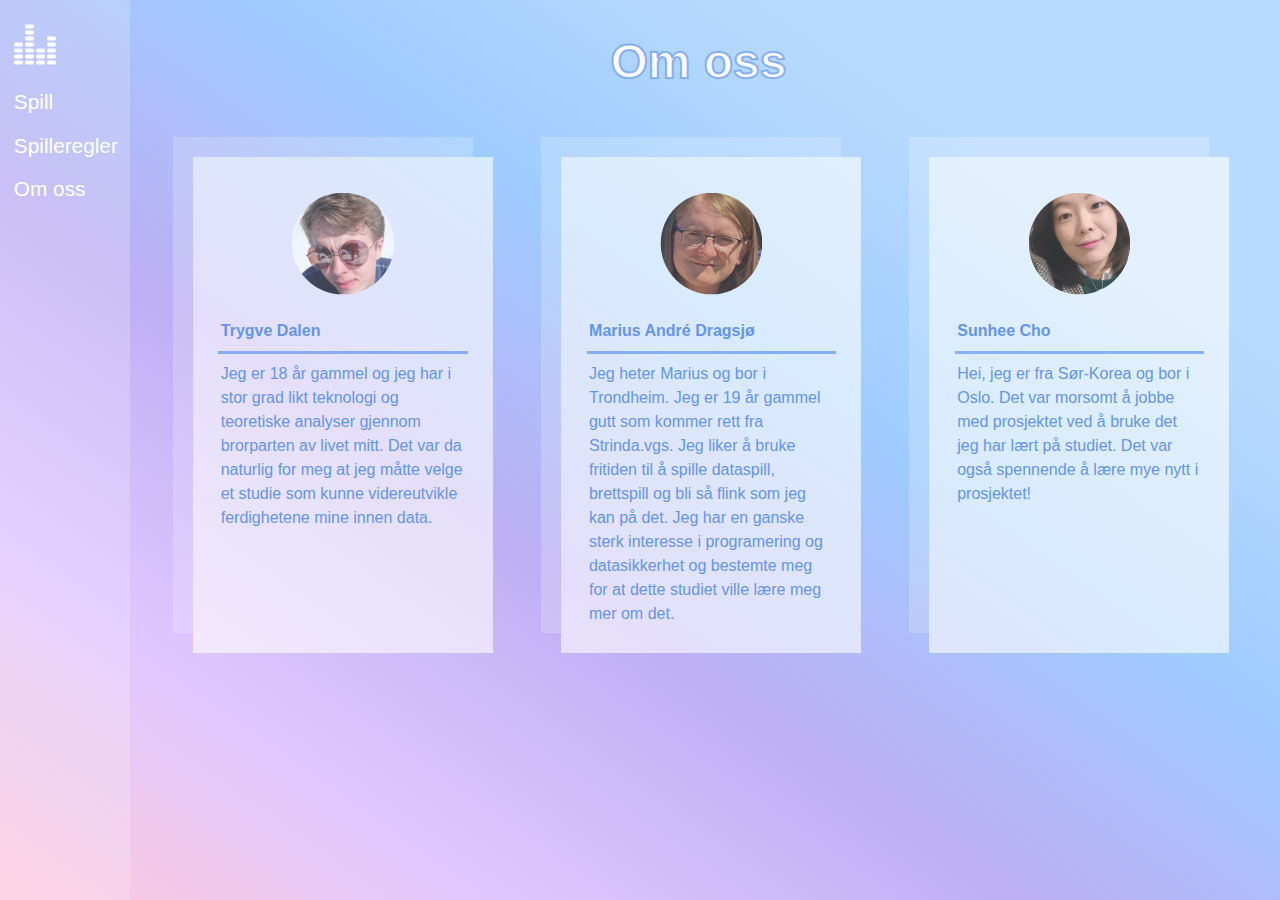
<file: omOss.html>
<!DOCTYPE html>
<html>
  <head>
    <meta charset="utf-8" />
    <title>Om oss</title>
    <link rel="stylesheet" href="style/global.css" />
    <link rel="stylesheet" href="style/omOss.css" />
    <title>om Oss</title>
  </head>
  <body class="background_pattern">
    <div class="fullpage_container">
      <!--Navigation bar-->
      <div class="navbar">
        <li>
          <a href="index.html">
            <img src="src/website/nav_icon.png" alt="Navigation icon"
          /></a>
        </li>
        <li><a href="spill.html">Spill</a></li>
        <li><a href="spilleregler.html">Spilleregler</a></li>
        <li><a href="omOss.html">Om oss </a></li>
      </div>

      <!--Page theme header-->
      <div class="theme_header">Om oss</div>

      <!--profile 1-->
      <div class="profile">
        <div class="person">
          <div class="picture">
            <img src="./src/website/Trygve.jpg" alt="picture of trygve dalen" />
          </div>
          <div class="name"><span>Trygve Dalen</span></div>
          <hr />
          <div class="intro">
            Jeg er 18 år gammel og jeg har i stor grad likt teknologi og
            teoretiske analyser gjennom brorparten av livet mitt. Det var da
            naturlig for meg at jeg måtte velge et studie som kunne
            videreutvikle ferdighetene mine innen data.
          </div>
        </div>

        <!--profile 2-->
        <div class="person">
          <div class="picture">
            <img
              src="./src/website/Marius.png"
              alt="picture of marius andre
          dragsjø"
            />
          </div>
          <div class="name"><span>Marius André Dragsjø</span></div>
          <hr />
          <div class="intro">
            Jeg heter Marius og bor i Trondheim. Jeg er 19 år gammel gutt som
            kommer rett fra Strinda.vgs. Jeg liker å bruke fritiden til å spille
            dataspill, brettspill og bli så flink som jeg kan på det. Jeg har en
            ganske sterk interesse i programering og datasikkerhet og bestemte
            meg for at dette studiet ville lære meg mer om det.
          </div>
        </div>

        <!--profile 3-->
        <div class="person">
          <div class="picture">
            <img src="./src/website/Sunhee.jpg" alt="picture of sunhee cho" />
          </div>
          <div class="name"><span>Sunhee Cho</span></div>
          <hr />
          <div class="intro">
            Hei, jeg er fra Sør-Korea og bor i Oslo. Det var morsomt å jobbe med
            prosjektet ved å bruke det jeg har lært på studiet. Det var også
            spennende å lære mye nytt i prosjektet!
          </div>
        </div>
      </div>
    </div>
  </body>
</html>
</file>
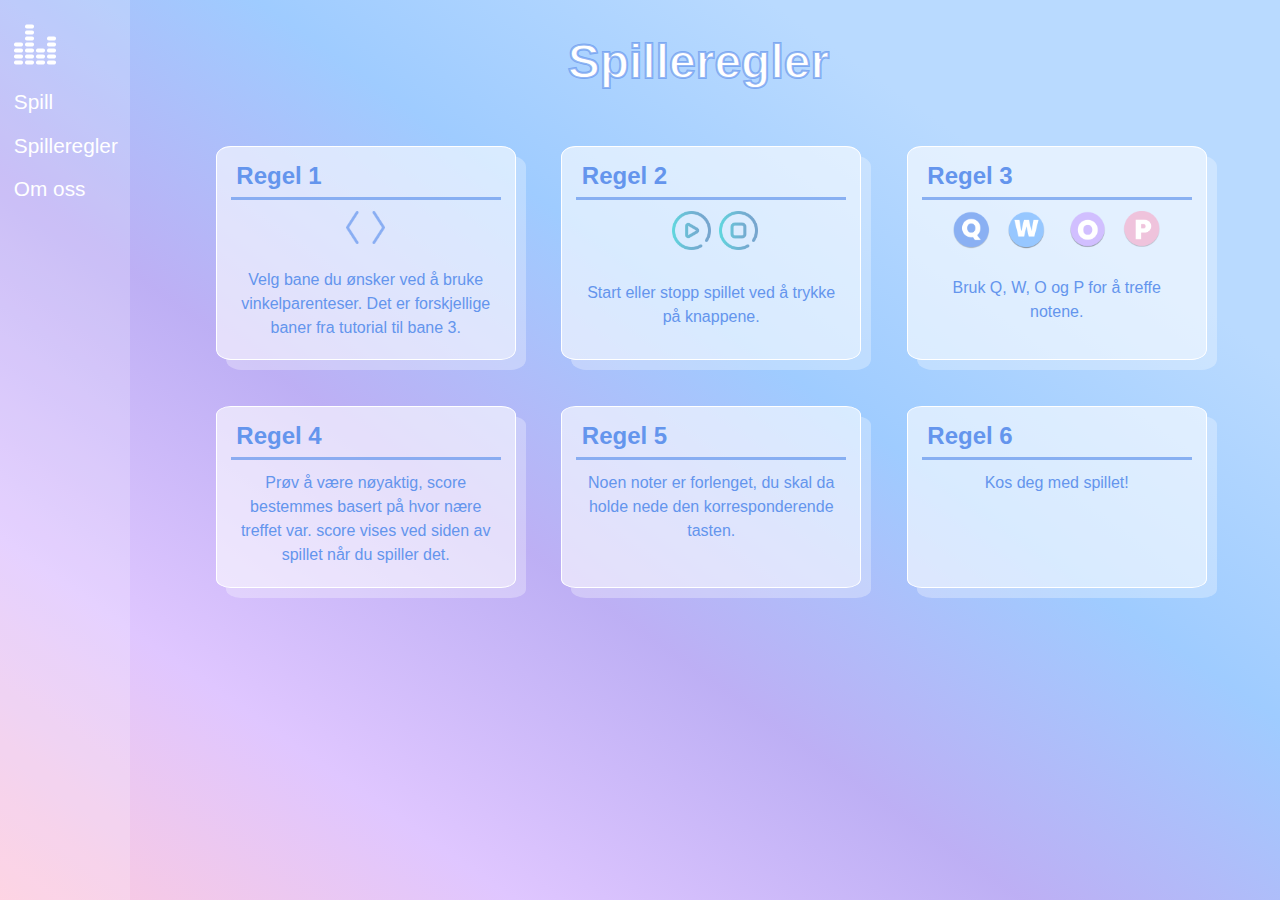
<file: spilleregler.html>
<!DOCTYPE html>
<html>
  <head>
    <meta charset="utf-8" />
    <title>Spilleregler</title>
    <link rel="stylesheet" href="style/global.css" />
    <link rel="stylesheet" href="style/spilleregler.css" />
  </head>
  <body class="background_pattern">
    <div class="fullpage_container">
      <!--Navigation bar-->
      <div class="navbar">
        <li>
          <a href="index.html">
            <img src="src/website/nav_icon.png" alt="Navigation icon"
          /></a>
        </li>
        <li><a href="spill.html">Spill</a></li>
        <li><a href="spilleregler.html">Spilleregler</a></li>
        <li><a href="omOss.html">Om oss </a></li>
      </div>
      <!--Page theme header-->
      <div class="theme_header">Spilleregler</div>
      <!--rules for the game-->
      <div class="content_container">
        <div class="inner">
          <span>Regel 1</span>
          <hr />
          <p>
            <img
              src="./src/website/bracket.png"
              alt="buttons for change of levels"
            />
          </p>
          <p>
            Velg bane du ønsker ved å bruke vinkelparenteser. Det er
            forskjellige baner fra tutorial til bane 3.
          </p>
        </div>
        <div class="inner">
          <span>Regel 2</span>
          <hr />
          <p>
            <img src="./src/website/play_button.png" alt="play button" /><img
              src="./src/website/stop_button.png"
              alt="stop button"
            />
          </p>
          <p>Start eller stopp spillet ved å trykke på knappene.</p>
        </div>
        <div class="inner">
          <span>Regel 3</span>
          <hr />
          <p>
            <img
              class="qwop"
              src="./src/website/buttons.png"
              alt="buttons 'qwop' for playing game"
            />
          </p>
          <p>Bruk Q, W, O og P for å treffe notene.</p>
        </div>
        <div class="inner">
          <span>Regel 4</span>
          <hr />
          <p>
            Prøv å være nøyaktig, score bestemmes basert på hvor nære treffet
            var. score vises ved siden av spillet når du spiller det.
          </p>
        </div>
        <div class="inner">
          <span>Regel 5</span>
          <hr />
          <p>
            Noen noter er forlenget, du skal da holde nede den korresponderende
            tasten.
          </p>
        </div>
        <div class="inner">
          <span>Regel 6</span>
          <hr />
          <p>Kos deg med spillet!</p>
        </div>
      </div>
    </div>
  </body>
</html>
</file>
<file: style/global.css>
* {
  margin: 0;
  box-sizing: border-box;
  font-family: "Avanta Garde", "Arial Nova", sans-serif;
  line-height: 1.5;
  font-size: 1rem;
}

/* Setting background*/
.background_pattern {
  height: 100vh;
  width: 100vw;
  display: flex;
  position: relative;
  background: linear-gradient(
    to top right,
    rgba(252, 150, 187, 0.5),
    rgba(192, 142, 255, 0.5),
    rgba(124, 96, 234, 0.5),
    rgba(118, 182, 255, 0.7),
    rgba(185, 218, 255, 1),
    rgba(185, 218, 255, 1)
  );
  background-size: cover;
}

.fullpage_container {
  height: 100vh;
  width: 100vw;
}

/* Setting navgation bar*/
.navbar {
  height: 100vh;
  background: rgba(255, 255, 255, 0.2);
  float: left;
  margin-right: 1%;
  padding: 1%;
}
.navbar li {
  list-style: none;
  margin: 10% 0%;
  padding: 1%;
}
.navbar li a {
  color: white;
  font-size: 1.3em;
  text-decoration: none;
  position: relative;
}
.navbar li a:before {
  content: "";
  background-color: rgba(100, 149, 237, 1);
  position: absolute;
  width: 0%;
  height: 2px;
  bottom: -10px;
  left: 50%;
  transform: translateX(-50%);
  transition: 0.4s;
}
.navbar li a:hover:before {
  width: 100%;
}

/* Make theme container for each page */
.theme_header {
  display: flex;
  justify-content: center;
  margin: 2%;
  font-size: 3rem;
  color: white;
  font-weight: bolder;
  -webkit-text-stroke: 2px rgba(100, 149, 237, 0.7);
}
</file>
<file: style/index.css>
/* Main */
.fullpage_container {
  display: flex;
  width: 100vw;
  height: 100vh;
}
.content_container {
  position: relative;
  width: 100%;
  height: 100%;
}

/* text animation*/
.circle {
  position: absolute;
  width: 30%;
  aspect-ratio: 1;
  top: 20%;
  border-radius: 50%;
  border: 2px solid rgba(255, 255, 255, 1);
  box-shadow: 0 3px 20px rgba(255, 255, 255);
  animation-duration: 3s;
  animation-fill-mode: both;
  display: flex;
}

.left_circle {
  animation-name: left_spin;
}

.right_circle {
  left: 70%;
  animation-name: right_spin;
}

@keyframes left_spin {
  0% {
    transform: translateX(0px);
  }
  100% {
    transform: translateX(80%);
  }
}

@keyframes right_spin {
  0% {
    transform: translateX(0px);
  }
  100% {
    transform: translateX(-80%);
  }
}

/* text in circle as image SVG for responsive form*/
.circle_text {
  fill: white;
  font-weight: bolder;
  text-shadow: 0px 2px 0px rgba(252, 150, 187, 0.6),
    1px 4px 0px rgba(252, 150, 187, 0.6), 2px 6px 0px rgba(252, 150, 187, 0.6),
    3px 8px 0px rgba(252, 150, 187, 0.6), 4px 10px 0px rgba(252, 150, 187, 0.6),
    5px 12px 0px rgba(192, 142, 255, 0.6), 6px 14px 0px rgba(192, 142, 255, 0.6),
    7px 16px 0px rgba(192, 142, 255, 0.6), 8px 18px 0px rgba(124, 96, 234, 0.6),
    9px 20px 0px rgba(124, 96, 234, 0.6), 10px 22px 0px rgba(124, 96, 234, 0.8),
    11px 24px 0px rgb(118, 182, 255, 0.8),
    12px 26px 0px rgba(118, 182, 255, 0.8),
    13px 28px 0px rgba(185, 218, 255, 0.8), 14px 30px 5px rgba(185, 218, 255, 1);
}

.left_circle_text {
  padding-left: 2.5%;
  padding-right: 27.5%;
}

.right_circle_text {
  padding-left: 25%;
  padding-right: 40%;
}
</file>
<file: style/omOss.css>
/* om oss page*/

.profile {
  display: flex;
  justify-content: center;
  box-sizing: border-box;
  flex-wrap: wrap;
}

.person {
  width: 300px;
  padding: 2%;
  margin: 3%;
  text-align: center;
  overflow: hidden;
  box-shadow: -20px -20px 0px 0px rgba(255, 255, 255, 0.2);
  background-color: rgba(255, 255, 255, 0.6);
  color: rgba(100, 149, 237);
}
.person span {
  font-weight: bolder;
}

.picture img {
  width: 50%;
  aspect-ratio: 1;
  object-fit: cover;
  border-radius: 50%;
  padding: 5%;
  opacity: 0.8;
}

hr {
  height: 3px;
  border: none;
  background-color: rgba(100, 149, 237, 0.7);
  margin: 1%;
}

.name {
  padding: 2%;
  text-align: left;
}

.intro {
  padding: 5px;
  text-align: left;
}
</file>
<file: style/spilleregler.css>
/* spilleregler page*/

.content_container {
  display: flex;
  flex-wrap: wrap;
  justify-content: center;
  box-sizing: border-box;
}
.inner {
  width: 300px;
  padding: 1%;
  margin: 2%;
  overflow: hidden;
  border: 1px solid white;
  line-height: 1.5;
  border-radius: 5%;
  box-shadow: 10px 10px 0px 0px rgba(255, 255, 255, 0.3);
  background-color: rgba(255, 255, 255, 0.6);
  color: rgba(100, 149, 237);
}

.inner span {
  text-align: left;
  font-weight: bolder;
  font-size: 1.5em;
  padding: 3%;
}

.inner hr {
  height: 3px;
  border: none;
  background-color: rgba(100, 149, 237, 0.7);
  margin: 1%;
}

.inner p {
  text-align: center;
  padding: 3%;
}
.inner:nth-child(1) img {
  width: 15%;
}

.inner:nth-child(2) img {
  filter: grayscale(50%) brightness(1);
  width: 15%;
  margin: 0% 0% 3% 3%;
}

.inner:nth-child(3) img {
  width: 80%;
}
</file>
